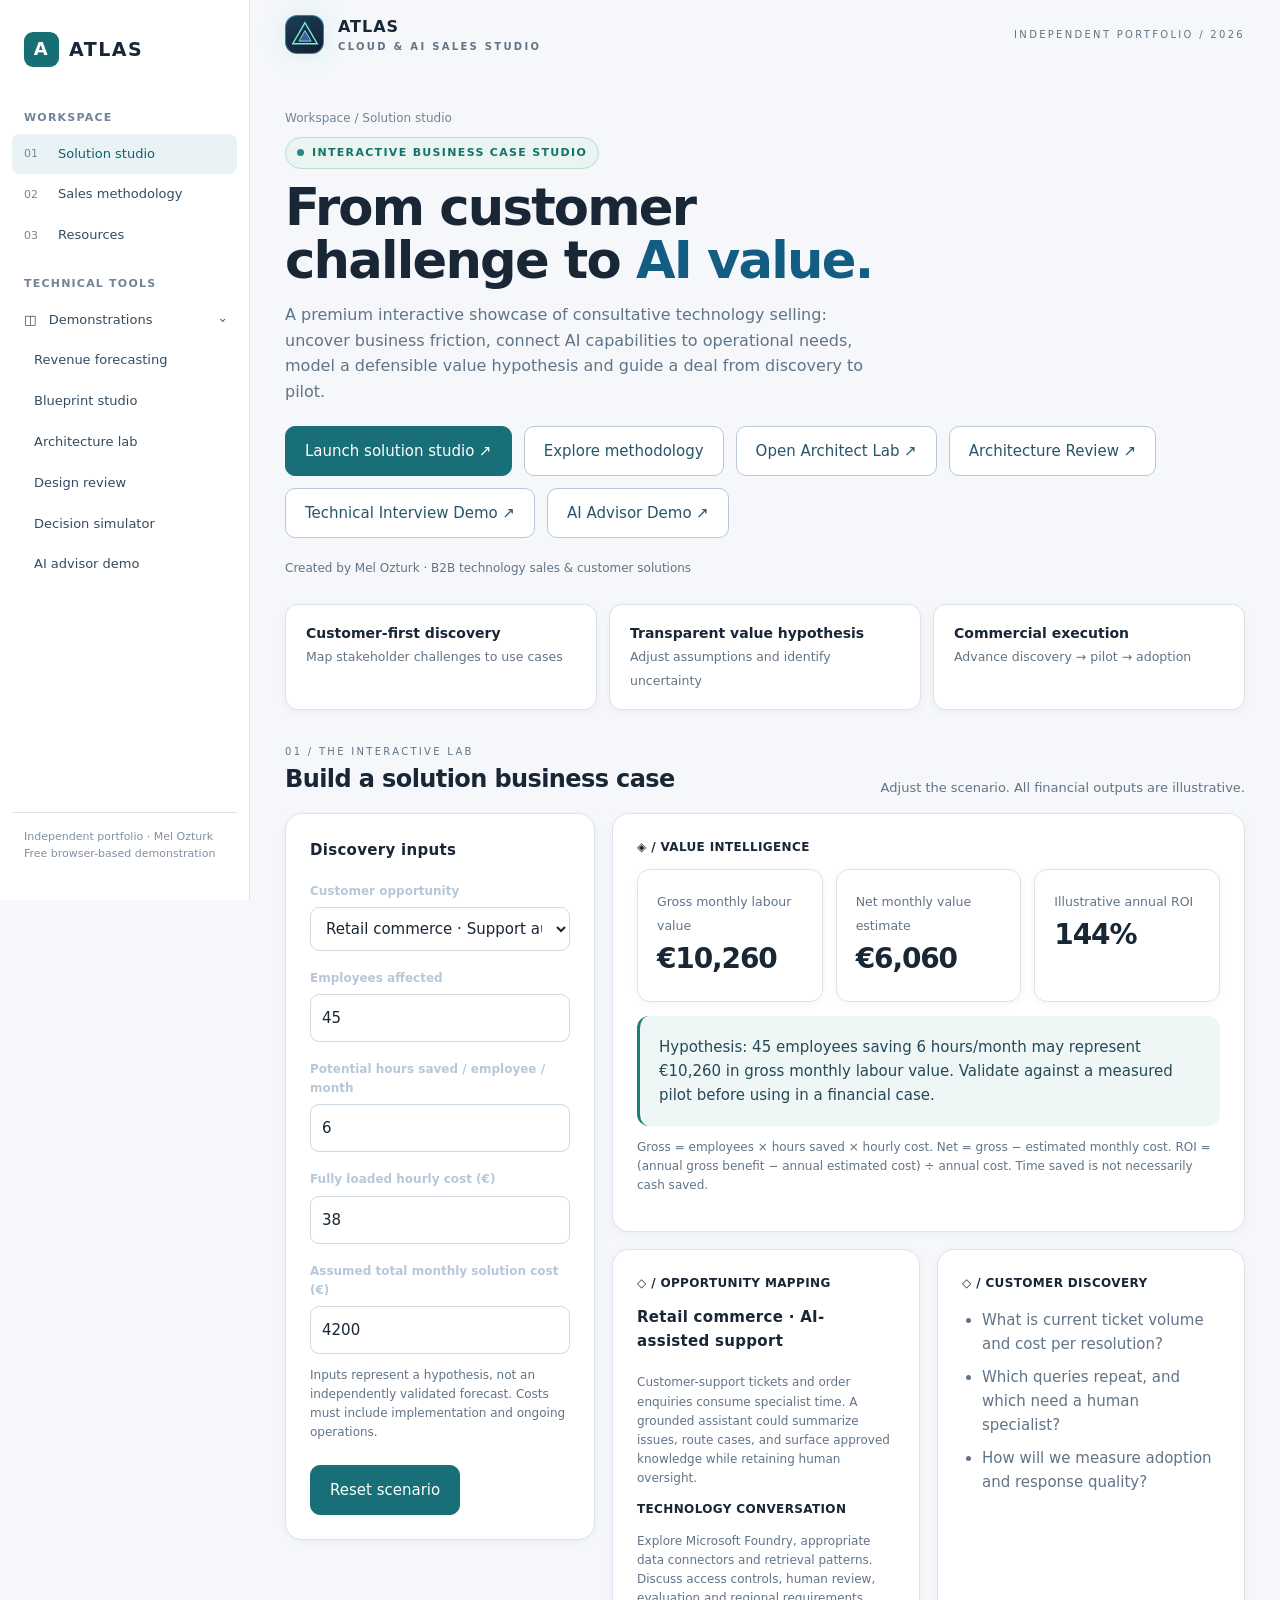
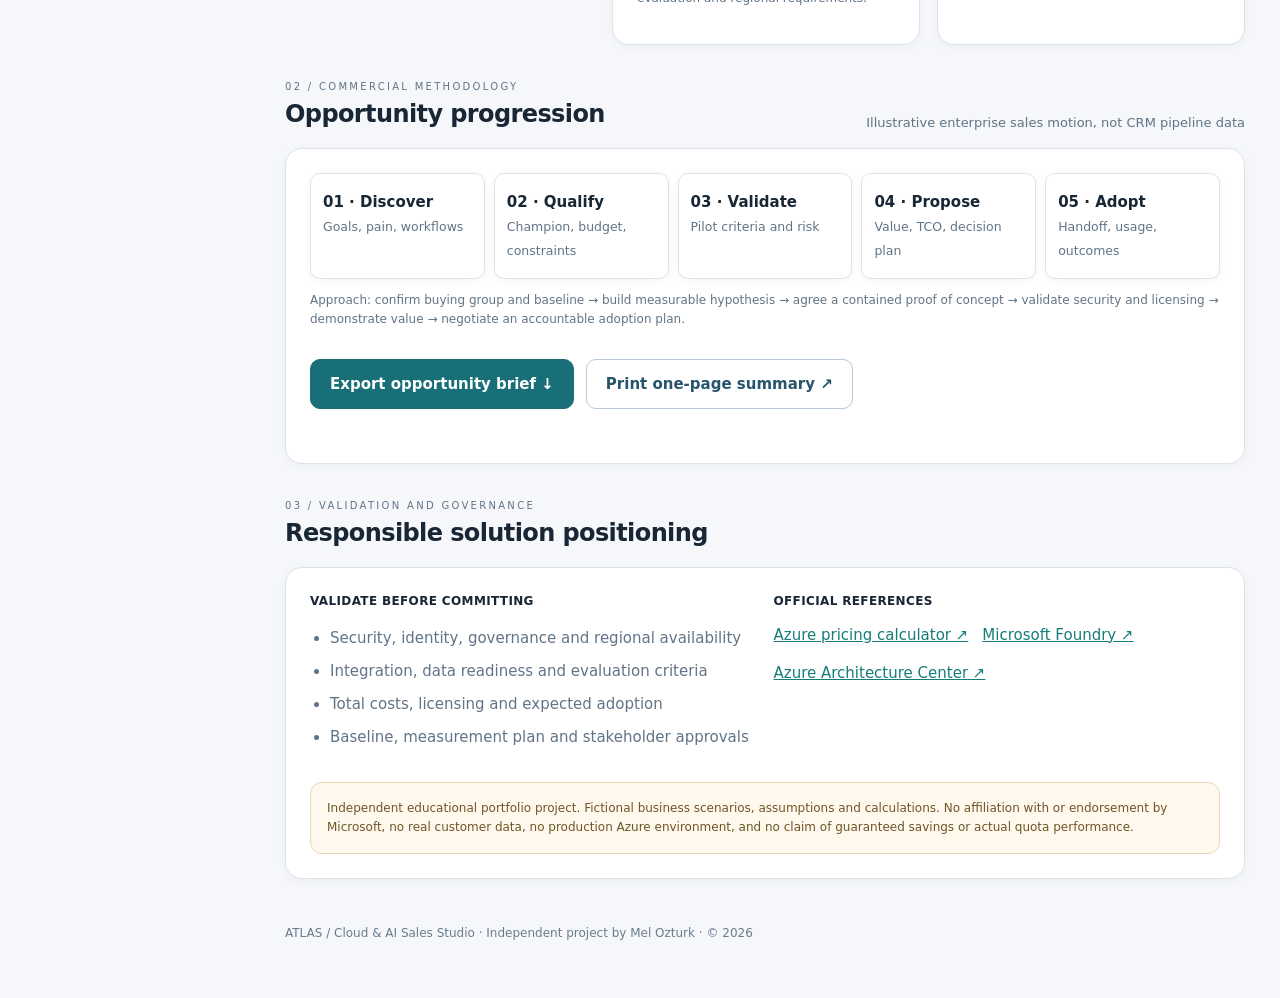
<file: index.html>
<!DOCTYPE html>
<html lang="en"><head><meta charset="UTF-8"><meta name="viewport" content="width=device-width,initial-scale=1"><meta name="theme-color" content="#080e1d"><meta name="description" content="ATLAS — independent Cloud & AI solution sales portfolio by Mel Ozturk. Interactive discovery, value modelling and proposal lab."><title>ATLAS / Cloud & AI Sales Studio — Mel Ozturk</title>
<style>
:root{--bg:#070c16;--panel:#101a2b;--panel2:#142135;--edge:#25354b;--ink:#eff6ff;--muted:#9badc4;--teal:#58e0c7;--blue:#6c9aff;--amber:#eabb74}*{box-sizing:border-box}html{scroll-behavior:smooth}body{margin:0;color:var(--ink);background:radial-gradient(ellipse 60% 40% at 75% 0%,#173157 0%,transparent 80%),radial-gradient(ellipse 50% 40% at 15% 90%,#112d32 0%,transparent 70%),var(--bg);font:15px/1.6 Inter,ui-sans-serif,system-ui,-apple-system,Segoe UI,sans-serif}a{color:var(--teal)}.shell{max-width:1320px;margin:auto;padding:0 26px}nav{height:78px;border-bottom:1px solid #ffffff14;display:flex;justify-content:space-between;align-items:center;gap:20px}.brand{display:flex;align-items:center;gap:14px;font-size:18px;font-weight:800;letter-spacing:.18em}.mark{width:39px;height:39px;display:grid;place-items:center;border:1px solid #5fc9df88;border-radius:12px;box-shadow:0 0 25px #4abbd52a;background:linear-gradient(150deg,#193f58,#142033)}.mark svg{width:28px}.tiny{font-size:10px;color:var(--muted);text-transform:uppercase;letter-spacing:.23em}.navlinks{display:flex;gap:26px}.navlinks a{text-decoration:none;color:#bfcddd;font-size:13px}.navlinks a:hover{color:var(--teal)}.hero{display:grid;grid-template-columns:minmax(0,1fr) 440px;align-items:center;gap:30px;padding:75px 0 59px}.tag{display:inline-flex;align-items:center;gap:8px;border:1px solid #44c9bb66;background:#1b6e6c25;color:#85efdf;padding:6px 11px;border-radius:30px;font-size:11px;font-weight:750;letter-spacing:.12em}.dot{height:7px;width:7px;background:var(--teal);border-radius:50%;box-shadow:0 0 12px var(--teal)}h1{font-size:clamp(42px,5.4vw,77px);line-height:1.03;letter-spacing:-.055em;margin:20px 0 22px;font-weight:780}h1 span{background:linear-gradient(110deg,#8fffe4,#8bafff);background-clip:text;-webkit-background-clip:text;color:transparent}.lead{color:#b5c4d8;font-size:16px;max-width:590px}.cta{display:flex;gap:12px;flex-wrap:wrap;margin:30px 0}.button{border:1px solid #68ddcd;background:var(--teal);padding:12px 19px;border-radius:10px;color:#08202a;text-decoration:none;font-weight:800;cursor:pointer;font:inherit}.button.secondary{background:transparent;color:#daefff;border-color:#496178}.hero-orbit{height:380px;position:relative;display:grid;place-items:center}.orbit{height:305px;width:305px;border-radius:50%;border:1px solid #71d8e44a;box-shadow:0 0 110px #4182e233,inset 0 0 100px #2269a922;display:grid;place-items:center;position:relative}.orbit:before,.orbit:after{content:"";position:absolute;border:1px dashed #5298b35b;border-radius:50%;inset:25px}.orbit:after{inset:-29px;border-style:solid;border-color:#5bdac51e}.orb-core{width:176px;height:176px;border-radius:50%;background:radial-gradient(circle at 35% 25%,#427fa7,#0c2638 65%,#0a1627);box-shadow:0 0 60px #5df0e766, inset 0 0 28px #79fcf733;display:grid;place-items:center;text-align:center}.orb-core strong{font-size:30px;letter-spacing:.2em}.orb-core small{display:block;color:#aeeadc;font-size:10px;letter-spacing:.2em}.orb-chip{position:absolute;background:#111e31;border:1px solid #42637b;border-radius:9px;padding:8px 12px;font-size:11px;color:#c1e9e8}.one{top:20px;left:-15px}.two{bottom:33px;right:-18px}.three{top:70px;right:-35px}.statline{display:grid;grid-template-columns:repeat(3,1fr);gap:12px;margin:0 0 50px}.stat{padding:17px 20px;background:#14263b7b;border:1px solid #35516b80;border-radius:13px}.stat b{display:block;font-size:14px;color:#e6f7ff}.stat small{color:#94a9bd}.section-title{display:flex;justify-content:space-between;gap:20px;align-items:end;margin:44px 0 17px}.section-title h2{font-size:28px;margin:0;letter-spacing:-.025em}.section-title p{margin:0;color:var(--muted);font-size:13px}.workspace{display:grid;grid-template-columns:340px minmax(0,1fr);gap:17px;align-items:start}.panel{background:linear-gradient(145deg,#142136ee,#0e1828fa);border:1px solid var(--edge);border-radius:17px;padding:24px;box-shadow:0 12px 40px #0003}.panel h3{font-size:15px;letter-spacing:.02em;margin:0 0 20px}.label{display:block;color:#b7c7da;font-size:12px;font-weight:700;margin:18px 0 6px}input,select{width:100%;border:1px solid #354963;background:#0b1729;color:#f4f8ff;padding:11px;border-radius:9px;font:inherit}input:focus,select:focus{outline:2px solid #5ed5cb80}.micro{font-size:12px;color:#9db0c6}.kpis{display:grid;grid-template-columns:repeat(3,1fr);gap:13px}.kpi{border:1px solid #31455f;border-radius:13px;background:#0c1727;padding:19px}.kpi strong{font-size:clamp(20px,2.6vw,28px);display:block;letter-spacing:-.04em;color:#91efdd}.kpi small{color:#a0b3ca}.valuebox{margin-top:14px;padding:19px;border-radius:12px;background:#1a3044;border-left:3px solid #77dacd;color:#d9edff}.innergrid{display:grid;grid-template-columns:1fr 1fr;gap:17px;margin-top:17px}.rowhead{display:flex;align-items:center;gap:10px;color:#9deddc;font-size:12px;font-weight:800;letter-spacing:.11em;text-transform:uppercase;margin-bottom:12px}.list{padding-left:20px;color:#c4d3e6}.list li{margin:9px 0}.pipeline{display:grid;grid-template-columns:repeat(5,1fr);gap:9px}.stage{background:#0e1b2e;border:1px solid #314760;padding:16px 12px;border-radius:10px;min-height:105px}.stage b{display:block;color:#82ead4}.stage small{color:#9aacc1}.links{display:flex;gap:14px;flex-wrap:wrap}.footer{padding:45px 0 55px;color:#8099b1;font-size:12px}.disclaimer{border:1px solid #554b3c;background:#40301b30;color:#dac7ab;border-radius:12px;padding:16px;margin-top:18px;font-size:12px}.no-print{}@media(max-width:990px){.hero{grid-template-columns:1fr}.hero-orbit{height:280px}.orbit{transform:scale(.72)}.workspace{grid-template-columns:1fr}.innergrid{grid-template-columns:1fr}}@media(max-width:680px){.shell{padding:0 15px}.navlinks{display:none}.hero{padding-top:38px}.statline,.kpis{grid-template-columns:1fr}.pipeline{grid-template-columns:1fr 1fr}.section-title{display:block}.panel{padding:17px}h1{font-size:43px}}@media print{body{background:white;color:black}.no-print,.hero-orbit{display:none!important}.panel,.stat,.stage{background:white;color:black;box-shadow:none}.hero{padding:10px 0}.lead,.micro,.list,.section-title p{color:#333}.workspace{display:block}.workspace .panel:first-child{display:none}.innergrid{display:block}.panel{margin-bottom:10px}.kpi strong{color:#064e3b}}

/* ATLAS application shell: restrained professional UI */
:root{--bg:#f5f7fa;--panel:#ffffff;--panel2:#f8fafc;--edge:#dce3eb;--ink:#182635;--muted:#617487;--teal:#157f76;--blue:#3566a4;--amber:#9b6a20;color-scheme:light}body{background:var(--bg);color:var(--ink);font-family:Inter,ui-sans-serif,system-ui,sans-serif}.shell{max-width:none;margin:0 0 0 250px;padding:0 35px}.shell nav{height:70px}.navlinks{display:none}.brand{font-size:16px;letter-spacing:.06em}.tiny{color:var(--muted)}.hero{padding:39px 0 26px;grid-template-columns:1fr}.hero h1{font-size:clamp(36px,4vw,52px);letter-spacing:-.035em;margin:12px 0}.hero h1 span{background:none;color:#145d82;-webkit-text-fill-color:initial}.hero-orbit{display:none}.tag{background:#eaf5f2;border-color:#b9ddd4;color:#137369}.dot{background:#258b7e;box-shadow:none}.lead{color:#607488}.button{background:#186f77;color:#fff;border-color:#186f77}.button.secondary{border-color:#b8c8d7;color:#28556b;background:#fff}.stat,.panel,.stage,.kpi{background:#fff;border:1px solid var(--edge);box-shadow:0 2px 9px #1b35510b}.stat small,.stage small,.kpi small,.micro,.list,.section-title p{color:var(--muted)}.stat b,.stage b,.rowhead,.kpi strong{color:var(--ink)}.rowhead{letter-spacing:.03em}.valuebox{background:#eff7f6;border-left-color:#167f76;color:#254957}input,select{background:#fff;color:var(--ink);border-color:#cdd9e3}.disclaimer{background:#fff9ed;border-color:#e6d7b7;color:#6e5428}a{color:#167d79}.footer{color:#697c8e}.section-title{margin:34px 0 14px}.section-title h2{font-size:24px}.workspace{grid-template-columns:310px minmax(0,1fr)}.app-sidebar{position:fixed;top:0;bottom:0;left:0;width:250px;background:#fff;border-right:1px solid var(--edge);z-index:15;display:flex;flex-direction:column;padding:22px 12px}.side-brand{display:flex;gap:10px;align-items:center;padding:10px 12px 23px;font-weight:800;font-size:19px;letter-spacing:.08em}.brand-symbol{width:35px;height:35px;border-radius:9px;background:#176f76;color:#fff;display:grid;place-items:center;font-size:18px}.side-section{font-size:11px;text-transform:uppercase;letter-spacing:.11em;color:#718396;padding:19px 12px 7px;font-weight:750}.side-link,.side-toggle{display:flex;align-items:center;gap:10px;width:100%;padding:10px 12px;background:transparent;border:0;border-radius:8px;color:#354b60;text-decoration:none;text-align:left;font:inherit;font-size:13px;cursor:pointer}.side-link:hover,.side-toggle:hover,.side-link.active{background:#e9f2f5;color:#155f73}.side-link .num{font-size:11px;color:#718697;min-width:24px}.side-toggle .chev{margin-left:auto;transition:transform .15s}.side-toggle[aria-expanded=true] .chev{transform:rotate(90deg)}.side-sub{padding-left:10px}.side-sub[hidden]{display:none}.side-bottom{margin-top:auto;padding:15px 12px;color:#8090a0;font-size:11px;border-top:1px solid var(--edge)}.app-mobile-bar{display:none}.app-overlay{display:none}.app-menu{display:none}.app-crumb{font-size:12px;color:#718496;margin-bottom:9px}.hero .cta{margin:21px 0}.statline{margin-bottom:24px}.orb-core{display:none}#export,#print{font-weight:700}@media(max-width:1000px){.shell{padding:0 22px}.workspace{grid-template-columns:1fr}}@media(max-width:760px){.app-sidebar{transform:translateX(-100%);transition:transform .2s}.app-sidebar.open{transform:translateX(0)}.shell{margin-left:0;padding:0 16px}.app-mobile-bar{height:54px;background:white;border-bottom:1px solid var(--edge);display:flex;align-items:center;gap:12px;padding:0 15px;position:sticky;top:0;z-index:12}.app-menu{display:block;background:transparent;border:1px solid var(--edge);padding:6px 10px;border-radius:7px;font-size:18px;color:var(--ink)}.app-overlay.open{position:fixed;inset:0;display:block;background:#0b1a2899;z-index:14}.shell nav{display:none}.hero{padding-top:24px}.hero h1{font-size:37px}.statline{grid-template-columns:1fr}.innergrid{grid-template-columns:1fr}}@media print{.app-sidebar,.app-mobile-bar,.app-overlay{display:none!important}.shell{margin:0}.hero-orbit{display:none}.panel,.kpi,.stage,.stat{background:white;color:black}}
</style></head><body><div class="app-mobile-bar"><button class="app-menu" id="menuOpen" aria-label="Open navigation" aria-expanded="false" aria-controls="sideNav">☰</button><strong>ATLAS Workspace</strong></div><div class="app-overlay" id="appOverlay"></div><aside class="app-sidebar" id="sideNav" aria-label="Application navigation"><div class="side-brand"><span class="brand-symbol">A</span><span>ATLAS</span></div><div class="side-section">Workspace</div><a class="side-link active" href="#studio"><span class="num">01</span> Solution studio</a><a class="side-link" href="#playbook"><span class="num">02</span> Sales methodology</a><a class="side-link" href="#resources"><span class="num">03</span> Resources</a><div class="side-section">Technical tools</div><button id="toolToggle" class="side-toggle" aria-expanded="true" aria-controls="toolLinks">◫ &nbsp; Demonstrations <span class="chev">›</span></button><div id="toolLinks" class="side-sub"><a class="side-link" href="./forecast-studio.html">Revenue forecasting</a><a class="side-link" href="./blueprint-studio.html">Blueprint studio</a><a class="side-link" href="./architect-lab.html">Architecture lab</a><a class="side-link" href="./architecture-review.html">Design review</a><a class="side-link" href="./interview-simulator.html">Decision simulator</a><a class="side-link" href="./ai-advisor.html">AI advisor demo</a></div><div class="side-bottom">Independent portfolio · Mel Ozturk<br>Free browser-based demonstration</div></aside><div class="shell"><nav><div class="brand"><div class="mark"><svg viewBox="0 0 32 32" fill="none"><path d="M16 2 30 26H2L16 2Z" stroke="#78f0db" stroke-width="1.6"/><path d="M16 11 23 23H9l7-12Z" fill="#68aaf8" fill-opacity=".45" stroke="#8fe9f4"/></svg></div><div>ATLAS <div class="tiny">Cloud & AI Sales Studio</div></div></div><div class="navlinks"><a href="#studio">Solution studio</a><a href="#playbook">Sales playbook</a><a href="#resources">Resources</a></div><div class="tiny">INDEPENDENT PORTFOLIO / 2026</div></nav>
<section class="hero"><div><div class="app-crumb">Workspace / Solution studio</div><span class="tag"><span class="dot"></span>INTERACTIVE BUSINESS CASE STUDIO</span><h1>From customer<br>challenge to <span>AI value.</span></h1><p class="lead">A premium interactive showcase of consultative technology selling: uncover business friction, connect AI capabilities to operational needs, model a defensible value hypothesis and guide a deal from discovery to pilot.</p><div class="cta"><a class="button" href="#studio">Launch solution studio ↗</a><a class="button secondary" href="#playbook">Explore methodology</a><a class="button secondary" href="./architect-lab.html">Open Architect Lab ↗</a><a class="button secondary" href="./architecture-review.html">Architecture Review ↗</a><a class="button secondary" href="./interview-simulator.html">Technical Interview Demo ↗</a><a class="button secondary" href="./ai-advisor.html">AI Advisor Demo ↗</a></div><div class="micro">Created by Mel Ozturk · B2B technology sales & customer solutions</div></div><div class="hero-orbit" aria-hidden="true"><div class="orbit"><div class="orb-core"><div><strong>ATLAS</strong><small>VALUE INTELLIGENCE</small></div></div><span class="orb-chip one">DISCOVER / 01</span><span class="orb-chip two">MEASURE / 02</span><span class="orb-chip three">POSITION / 03</span></div></div></section>
<div class="statline"><div class="stat"><b>Customer-first discovery</b><small>Map stakeholder challenges to use cases</small></div><div class="stat"><b>Transparent value hypothesis</b><small>Adjust assumptions and identify uncertainty</small></div><div class="stat"><b>Commercial execution</b><small>Advance discovery → pilot → adoption</small></div></div>
<div class="section-title" id="studio"><div><div class="tiny">01 / The interactive lab</div><h2>Build a solution business case</h2></div><p>Adjust the scenario. All financial outputs are illustrative.</p></div>
<div class="workspace"><section class="panel"><h3>Discovery inputs</h3><label class="label" for="scenario">Customer opportunity</label><select id="scenario"><option value="retail">Retail commerce · Support automation</option><option value="services">Professional services · Knowledge workflows</option><option value="ops">Operations · Agent-assisted case triage</option></select><label class="label" for="people">Employees affected</label><input id="people" type="number" min="0" max="100000" value="45"><label class="label" for="hours">Potential hours saved / employee / month</label><input id="hours" type="number" min="0" max="200" step=".5" value="6"><label class="label" for="rate">Fully loaded hourly cost (€)</label><input id="rate" type="number" min="0" value="38"><label class="label" for="cost">Assumed total monthly solution cost (€)</label><input id="cost" type="number" min="0" value="4200"><p class="micro">Inputs represent a hypothesis, not an independently validated forecast. Costs must include implementation and ongoing operations.</p><button class="button" id="reset" style="margin-top:10px">Reset scenario</button></section>
<div><section class="panel"><div class="rowhead">◈ / Value intelligence</div><div class="kpis"><div class="kpi"><small>Gross monthly labour value</small><strong id="gross">—</strong></div><div class="kpi"><small>Net monthly value estimate</small><strong id="net">—</strong></div><div class="kpi"><small>Illustrative annual ROI</small><strong id="roi">—</strong></div></div><div class="valuebox" id="insight" aria-live="polite"></div><p class="micro">Gross = employees × hours saved × hourly cost. Net = gross − estimated monthly cost. ROI = (annual gross benefit − annual estimated cost) ÷ annual cost. Time saved is not necessarily cash saved.</p></section>
<div class="innergrid"><section class="panel"><div class="rowhead">◇ / Opportunity mapping</div><h3 id="scenarioTitle"></h3><p class="micro" id="scenarioText"></p><div class="rowhead">Technology conversation</div><p class="micro" id="technology"></p></section><section class="panel"><div class="rowhead">◇ / Customer discovery</div><ul class="list" id="questions"></ul></section></div></div></div>
<div class="section-title" id="playbook"><div><div class="tiny">02 / Commercial methodology</div><h2>Opportunity progression</h2></div><p>Illustrative enterprise sales motion, not CRM pipeline data</p></div><section class="panel"><div class="pipeline"><div class="stage"><b>01 · Discover</b><small>Goals, pain, workflows</small></div><div class="stage"><b>02 · Qualify</b><small>Champion, budget, constraints</small></div><div class="stage"><b>03 · Validate</b><small>Pilot criteria and risk</small></div><div class="stage"><b>04 · Propose</b><small>Value, TCO, decision plan</small></div><div class="stage"><b>05 · Adopt</b><small>Handoff, usage, outcomes</small></div></div><p class="micro">Approach: confirm buying group and baseline → build measurable hypothesis → agree a contained proof of concept → validate security and licensing → demonstrate value → negotiate an accountable adoption plan.</p><div class="cta no-print"><button id="export" class="button">Export opportunity brief ↓</button><button id="print" class="button secondary">Print one-page summary ↗</button></div></section>
<div class="section-title" id="resources"><div><div class="tiny">03 / Validation and governance</div><h2>Responsible solution positioning</h2></div></div><section class="panel"><div class="innergrid" style="margin-top:0"><div><div class="rowhead">Validate before committing</div><ul class="list"><li>Security, identity, governance and regional availability</li><li>Integration, data readiness and evaluation criteria</li><li>Total costs, licensing and expected adoption</li><li>Baseline, measurement plan and stakeholder approvals</li></ul></div><div><div class="rowhead">Official references</div><div class="links"><a target="_blank" rel="noopener" href="https://azure.microsoft.com/en-us/pricing/calculator/">Azure pricing calculator ↗</a><a target="_blank" rel="noopener" href="https://learn.microsoft.com/en-us/azure/ai-foundry/">Microsoft Foundry ↗</a><a target="_blank" rel="noopener" href="https://learn.microsoft.com/en-us/azure/architecture/">Azure Architecture Center ↗</a></div></div></div><div class="disclaimer">Independent educational portfolio project. Fictional business scenarios, assumptions and calculations. No affiliation with or endorsement by Microsoft, no real customer data, no production Azure environment, and no claim of guaranteed savings or actual quota performance.</div></section><footer class="footer">ATLAS / Cloud & AI Sales Studio · Independent project by Mel Ozturk · © 2026</footer></div>
<script>
const $=id=>document.getElementById(id);const money=n=>new Intl.NumberFormat('en-IE',{style:'currency',currency:'EUR',maximumFractionDigits:0}).format(n);const sc={retail:{name:'Retail commerce · AI-assisted support',description:'Customer-support tickets and order enquiries consume specialist time. A grounded assistant could summarize issues, route cases, and surface approved knowledge while retaining human oversight.',tech:'Explore Microsoft Foundry, appropriate data connectors and retrieval patterns. Discuss access controls, human review, evaluation and regional requirements.',questions:['What is current ticket volume and cost per resolution?','Which queries repeat, and which need a human specialist?','How will we measure adoption and response quality?']},services:{name:'Professional services · Knowledge discovery',description:'Teams spend time finding information across large document collections. A controlled retrieval experience could reduce search friction.',tech:'Explore AI application tooling, Microsoft Foundry and governed data services. Discuss permissions, information boundaries and source citation.',questions:['Where is authoritative knowledge stored?','What access restrictions must the solution respect?','How will answer quality and hours saved be measured?']},ops:{name:'Service operations · Agent-assisted triage',description:'Multiple systems and complex workflows slow case handling. Explore case summarization, guided triage and human-approved next actions.',tech:'Discuss integration with existing case systems, governance, logging and approval workflows before choosing an architecture.',questions:['What is the current case-handling baseline?','Where do escalations or handoffs create delays?','Which actions require mandatory human approval?']}};
function recalc(){let people=Math.max(0,+$('people').value||0),hours=Math.max(0,+$('hours').value||0),rate=Math.max(0,+$('rate').value||0),cost=Math.max(0,+$('cost').value||0),gross=people*hours*rate,net=gross-cost,roi=cost>0?Math.round(100*net/cost):null,d=sc[$('scenario').value];$('gross').textContent=money(gross);$('net').textContent=money(net);$('roi').textContent=roi===null?'N/A':roi+'%';$('insight').textContent='Hypothesis: '+people+' employees saving '+hours+' hours/month may represent '+money(gross)+' in gross monthly labour value. Validate against a measured pilot before using in a financial case.';$('scenarioTitle').textContent=d.name;$('scenarioText').textContent=d.description;$('technology').textContent=d.tech;$('questions').replaceChildren(...d.questions.map(q=>{let li=document.createElement('li');li.textContent=q;return li}));}
['scenario','people','hours','rate','cost'].forEach(id=>$(id).addEventListener('input',recalc));$('reset').onclick=()=>{$('scenario').value='retail';$('people').value=45;$('hours').value=6;$('rate').value=38;$('cost').value=4200;recalc()};$('print').onclick=()=>window.print();$('export').onclick=()=>{let d=sc[$('scenario').value],content=['ATLAS / ILLUSTRATIVE OPPORTUNITY BRIEF','Fictional portfolio scenario — not a real client case','Scenario: '+d.name,'Customer hypothesis: '+d.description,'Potential employees: '+$('people').value,'Monthly hours saved per employee (assumed): '+$('hours').value,'Hourly cost EUR: '+$('rate').value,'Assumed monthly total solution cost EUR: '+$('cost').value,'Gross monthly labour value: '+$('gross').textContent,'Net monthly estimate: '+$('net').textContent,'Illustrative ROI: '+$('roi').textContent,'Discovery questions:',...d.questions.map(x=>' - '+x),'Technology conversation: '+d.tech,'Next step: validate baseline, governance, technical architecture and official pricing.'].join('\n');let a=document.createElement('a'),url=URL.createObjectURL(new Blob([content],{type:'text/plain'}));a.href=url;a.download='ATLAS-opportunity-brief.txt';a.click();setTimeout(()=>URL.revokeObjectURL(url),1000)};recalc();
</script><script>(function(){const sidebar=document.getElementById('sideNav'),overlay=document.getElementById('appOverlay'),open=document.getElementById('menuOpen'),toggle=document.getElementById('toolToggle'),links=document.getElementById('toolLinks');function setOpen(v){sidebar.classList.toggle('open',v);overlay.classList.toggle('open',v);open.setAttribute('aria-expanded',String(v))}open.addEventListener('click',()=>setOpen(!sidebar.classList.contains('open')));overlay.addEventListener('click',()=>setOpen(false));sidebar.querySelectorAll('a').forEach(a=>a.addEventListener('click',()=>setOpen(false)));toggle.addEventListener('click',()=>{const next=toggle.getAttribute('aria-expanded')!=='true';toggle.setAttribute('aria-expanded',String(next));links.hidden=!next});document.addEventListener('keydown',e=>{if(e.key==='Escape')setOpen(false)});})();</script></body></html>
</file>
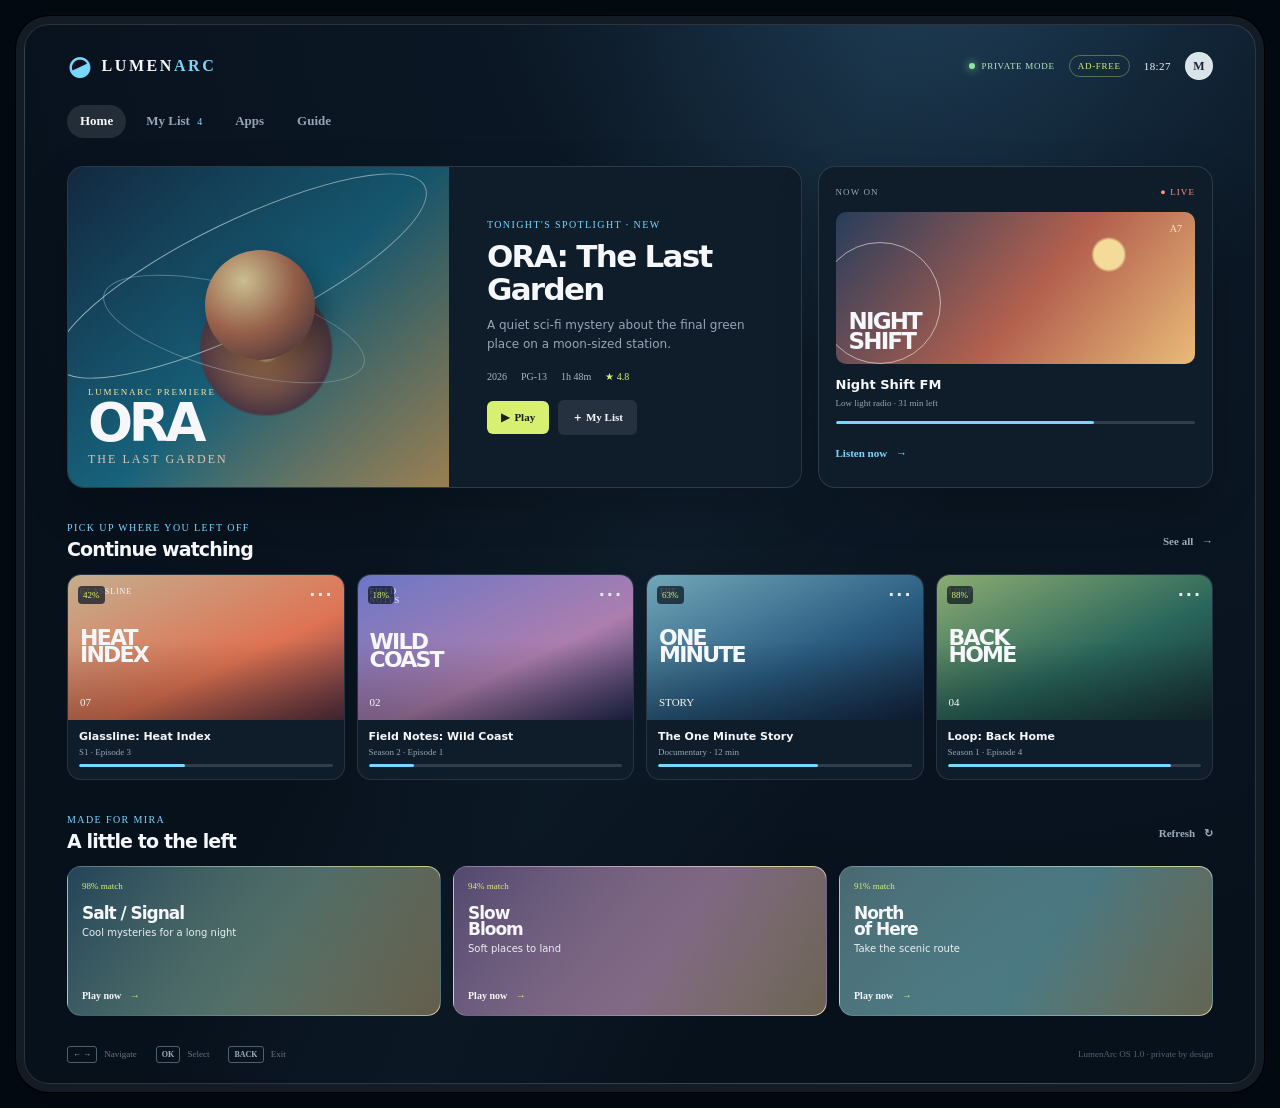
<file: lumenarc/index.html>
<!doctype html>
<html lang="en">
  <head>
    <meta charset="UTF-8" />
    <meta name="viewport" content="width=device-width, initial-scale=1.0" />
    <meta name="theme-color" content="#08111d" />
    <meta http-equiv="Content-Security-Policy" content="default-src 'self'; connect-src 'none'; img-src 'self' data:; script-src 'self'; style-src 'self' 'unsafe-inline'; font-src 'self'; object-src 'none'; frame-src 'none'; base-uri 'none'" />
    <title>LumenArc — Smart TV UI</title>
    <link rel="stylesheet" href="./styles.css" />
    <link rel="stylesheet" href="./privacy-cinematic.css" />
    <link rel="stylesheet" href="./mira.css" />
  </head>
  <body>
    <main class="tv-shell" aria-label="LumenArc smart TV interface">
      <div class="screen-glow" aria-hidden="true"></div>
      <header class="topbar">
        <button class="brand" data-nav="home" aria-label="LumenArc home">
          <span class="brand-mark">◒</span><span>LUMEN<span>ARC</span></span>
        </button>
        <div class="topbar-right">
          <span class="privacy-badge"><i></i> PRIVATE MODE</span>
          <span class="ad-badge">AD-FREE</span>
          <span class="time" id="clock">09:41</span>
          <button class="avatar" aria-label="Open profile">M</button>
        </div>
      </header>

      <nav class="main-nav" aria-label="Main navigation">
        <button class="nav-item is-active" data-nav="home" data-focusable>Home</button>
        <button class="nav-item" data-nav="watchlist" data-focusable>My List <span class="nav-count">4</span></button>
        <button class="nav-item" data-nav="apps" data-focusable>Apps</button>
        <button class="nav-item" data-nav="guide" data-focusable>Guide</button>
      </nav>

      <section class="page is-visible" id="home-page">
        <div class="hero-grid">
          <article class="hero-card" tabindex="0" data-modal="ora">
            <div class="hero-art" aria-hidden="true">
              <span class="orbit orbit-one"></span><span class="orbit orbit-two"></span>
              <span class="planet"></span><span class="hero-kicker">LUMENARC PREMIERE</span>
              <span class="hero-title">ORA</span><span class="hero-subtitle">THE LAST GARDEN</span>
            </div>
            <div class="hero-copy">
              <p class="eyebrow">Tonight's spotlight · New</p>
              <h1>ORA: The Last Garden</h1>
              <p class="muted">A quiet sci-fi mystery about the final green place on a moon-sized station.</p>
              <div class="hero-meta"><span>2026</span><span>PG-13</span><span>1h 48m</span><span class="rating">★ 4.8</span></div>
              <div class="actions"><button class="primary" data-play="ORA: The Last Garden">▶&nbsp; Play</button><button class="secondary" data-modal="ora">＋ My List</button></div>
            </div>
          </article>
          <aside class="signal-card">
            <div class="signal-header"><span>NOW ON</span><span class="live-dot">● LIVE</span></div>
            <div class="now-art"><span class="now-stamp">A7</span><span class="now-name">NIGHT<br/>SHIFT</span></div>
            <div class="now-copy"><strong>Night Shift FM</strong><span>Low light radio · 31 min left</span><div class="progress"><i style="width:72%"></i></div></div>
            <button class="ghost-link" data-play="Night Shift FM">Listen now <span>→</span></button>
          </aside>
        </div>

        <div class="section-heading"><div><p class="eyebrow">PICK UP WHERE YOU LEFT OFF</p><h2>Continue watching</h2></div><button class="text-button">See all <span>→</span></button></div>
        <div class="card-row" id="continue-row">
          <article class="media-card tall card-sand" tabindex="0" data-modal="glassline"><div class="card-top"><span class="tiny-chip">42%</span><span class="card-more">···</span></div><div class="card-art word-art"><small>GLASSLINE</small><strong>HEAT<br/>INDEX</strong><em>07</em></div><div class="card-info"><strong>Glassline: Heat Index</strong><span>S1 · Episode 3</span><div class="progress"><i style="width:42%"></i></div></div></article>
          <article class="media-card tall card-violet" tabindex="0" data-modal="fieldnotes"><div class="card-top"><span class="tiny-chip">18%</span><span class="card-more">···</span></div><div class="card-art word-art"><small>FIELD<br/>NOTES</small><strong>WILD<br/>COAST</strong><em>02</em></div><div class="card-info"><strong>Field Notes: Wild Coast</strong><span>Season 2 · Episode 1</span><div class="progress"><i style="width:18%"></i></div></div></article>
          <article class="media-card tall card-blue" tabindex="0" data-modal="minute"><div class="card-top"><span class="tiny-chip">63%</span><span class="card-more">···</span></div><div class="card-art word-art"><small>THE</small><strong>ONE<br/>MINUTE</strong><em>STORY</em></div><div class="card-info"><strong>The One Minute Story</strong><span>Documentary · 12 min</span><div class="progress"><i style="width:63%"></i></div></div></article>
          <article class="media-card tall card-green" tabindex="0" data-modal="loop"><div class="card-top"><span class="tiny-chip">88%</span><span class="card-more">···</span></div><div class="card-art word-art"><small>LOOP</small><strong>BACK<br/>HOME</strong><em>04</em></div><div class="card-info"><strong>Loop: Back Home</strong><span>Season 1 · Episode 4</span><div class="progress"><i style="width:88%"></i></div></div></article>
        </div>

        <div class="section-heading recommendation-heading"><div><p class="eyebrow">MADE FOR MIRA</p><h2>A little to the left</h2></div><button class="text-button">Refresh <span>↻</span></button></div>
        <div class="recommend-row">
          <article class="recommend-card rec-one" tabindex="0" data-modal="salt"><span class="rec-label">98% match</span><strong>Salt / Signal</strong><span>Cool mysteries for a long night</span><button data-play="Salt / Signal">Play now <b>→</b></button></article>
          <article class="recommend-card rec-two" tabindex="0" data-modal="slow"><span class="rec-label">94% match</span><strong>Slow<br/>Bloom</strong><span>Soft places to land</span><button data-play="Slow Bloom">Play now <b>→</b></button></article>
          <article class="recommend-card rec-three" tabindex="0" data-modal="north"> <span class="rec-label">91% match</span><strong>North<br/>of Here</strong><span>Take the scenic route</span><button data-play="North of Here">Play now <b>→</b></button></article>
        </div>
      </section>

      <section class="page" id="watchlist-page">
        <div class="page-intro"><p class="eyebrow">YOUR COLLECTION</p><h1>My List</h1><p>Four things saved for later, ready when you are.</p></div>
        <div class="library-grid">
          <article class="library-card library-sun" data-modal="ora"><div><span>FEATURED</span><strong>ORA</strong><small>The Last Garden</small></div><button data-play="ORA: The Last Garden">Play</button></article>
          <article class="library-card library-night" data-modal="fieldnotes"><div><span>DOCU-SERIES</span><strong>WILD COAST</strong><small>Field Notes · S2</small></div><button data-play="Field Notes: Wild Coast">Play</button></article>
          <article class="library-card library-lilac" data-modal="slow"><div><span>FILM</span><strong>SLOW BLOOM</strong><small>A quiet little wonder</small></div><button data-play="Slow Bloom">Play</button></article>
          <article class="library-card library-ink" data-modal="loop"><div><span>SERIES</span><strong>LOOP</strong><small>Back Home · S1</small></div><button data-play="Loop: Back Home">Play</button></article>
        </div>
      </section>

      <section class="page" id="apps-page">
        <div class="page-intro"><p class="eyebrow">SMART HUB</p><h1>Apps</h1><p>Everything your LumenArc can open, in one calm place.</p></div>
        <div class="app-grid">
          <button class="app-tile app-mira" data-app="Mira"><span>✦</span><strong>Mira</strong><small>Films & series</small></button>
          <button class="app-tile app-tune" data-app="Tune"><span>◉</span><strong>Tune</strong><small>Radio & podcasts</small></button>
          <button class="app-tile app-arcade" data-app="Arcade"><span>✣</span><strong>Arcade</strong><small>Play together</small></button>
          <button class="app-tile app-weather" data-app="Skyline"><span>☼</span><strong>Skyline</strong><small>Weather & radar</small></button>
          <button class="app-tile app-gallery" data-app="Gallery"><span>▧</span><strong>Gallery</strong><small>Your photos</small></button>
          <button class="app-tile app-settings" data-app="Privacy"><span>◌</span><strong>Privacy</strong><small>Local only · no ads</small></button>
        </div>
      </section>

      <section class="page mira-page" id="mira-page">
        <div class="mira-topline"><button class="back-button" data-nav="apps">← All apps</button><span class="mira-private">MIRA · PRIVATE STREAMING HUB</span></div>
        <div class="mira-heading"><div><p class="eyebrow">MIRA ORIGINALS</p><h1>Find your next somewhere.</h1><p>Original films, quiet obsessions, and stories with somewhere to go.</p></div><label class="mira-search"><span>⌕</span><input id="mira-search" type="search" placeholder="Search Mira" aria-label="Search Mira" /></label></div>
        <div class="mira-feature" data-modal="stillwater" tabindex="0"><div class="mira-feature-art"><span>NEW FILM</span><strong>STILL /<br/>WATER</strong><small>A film by Anya Vale</small></div><div class="mira-feature-copy"><p class="eyebrow">MIRA PREMIERE · 98% MATCH</p><h2>Still / Water</h2><p>A cartographer returns to the coast she left behind and finds a map that should not exist.</p><div class="hero-meta"><span>2026</span><span>16+</span><span>1h 42m</span><span class="rating">★ 4.9</span></div><div class="actions"><button class="primary" data-play="Still / Water">▶&nbsp; Play</button><button class="secondary" data-modal="stillwater">＋ My List</button></div></div></div>
        <div class="mira-controls"><button class="mira-filter is-active" data-filter="all">For you</button><button class="mira-filter" data-filter="film">Films</button><button class="mira-filter" data-filter="series">Series</button><button class="mira-filter" data-filter="documentary">Documentary</button></div>
        <div class="section-heading"><div><p class="eyebrow">YOUR EVENING LINEUP</p><h2>Continue watching</h2></div><button class="text-button">See all <span>→</span></button></div>
        <div class="mira-row" id="mira-row">
          <article class="mira-card mira-card-amber" data-title="The Relay" data-genre="series" data-modal="relay" tabindex="0"><div class="mira-poster"><small>THE</small><strong>RELAY</strong><em>03</em></div><div class="mira-card-copy"><strong>The Relay</strong><span>S1 · Episode 3</span><div class="progress"><i style="width:61%"></i></div></div></article>
          <article class="mira-card mira-card-lilac" data-title="Opal House" data-genre="film" data-modal="opal" tabindex="0"><div class="mira-poster"><small>OPAL</small><strong>HOUSE</strong><em>FILM</em></div><div class="mira-card-copy"><strong>Opal House</strong><span>Film · 1h 37m</span><div class="progress"><i style="width:28%"></i></div></div></article>
          <article class="mira-card mira-card-sage" data-title="Terra Incognita" data-genre="documentary" data-modal="terra" tabindex="0"><div class="mira-poster"><small>TERRA</small><strong>INCOG-<br/>NITA</strong><em>04</em></div><div class="mira-card-copy"><strong>Terra Incognita</strong><span>Documentary · S1</span><div class="progress"><i style="width:84%"></i></div></div></article>
          <article class="mira-card mira-card-blue" data-title="After Night" data-genre="series" data-modal="after" tabindex="0"><div class="mira-poster"><small>AFTER</small><strong>NIGHT</strong><em>06</em></div><div class="mira-card-copy"><strong>After Night</strong><span>S2 · Episode 6</span><div class="progress"><i style="width:13%"></i></div></div></article>
        </div>
        <div class="section-heading"><div><p class="eyebrow">BECAUSE YOU WATCHED ORA</p><h2>Make room for strange</h2></div><button class="text-button">Refresh <span>↻</span></button></div>
        <div class="mira-row mira-discovery"><article class="mira-wide mira-wide-one" data-modal="night" tabindex="0"><span>91% match</span><strong>Night<br/>Archive</strong><small>Soft sci-fi for a late hour</small><button data-play="Night Archive">Play now →</button></article><article class="mira-wide mira-wide-two" data-modal="bluehour" tabindex="0"><span>89% match</span><strong>Blue<br/>Hour</strong><small>A little mystery, a lot of sky</small><button data-play="Blue Hour">Play now →</button></article><article class="mira-wide mira-wide-three" data-modal="signal" tabindex="0"><span>87% match</span><strong>Signal<br/>Loss</strong><small>Do not adjust the picture</small><button data-play="Signal Loss">Play now →</button></article></div>
      </section>

      <section class="page" id="guide-page">
        <div class="page-intro"><p class="eyebrow">LINEAR VIEW</p><h1>Tonight's guide</h1><p>A simple channel guide for the hours ahead.</p></div>
        <div class="guide-list">
          <button class="guide-row is-on" data-play="Night Shift FM"><span class="guide-time">NOW</span><span class="guide-art guide-a">A7</span><span class="guide-info"><strong>Night Shift FM</strong><small>Low light radio · ambient / 24h</small></span><span class="guide-status">● LIVE</span><span class="guide-arrow">→</span></button>
          <button class="guide-row" data-play="The Long Light"><span class="guide-time">10:15</span><span class="guide-art guide-b">LL</span><span class="guide-info"><strong>The Long Light</strong><small>Travel / documentary · 45 min</small></span><span class="guide-status">UP NEXT</span><span class="guide-arrow">→</span></button>
          <button class="guide-row" data-play="Good Company"><span class="guide-time">11:00</span><span class="guide-art guide-c">GC</span><span class="guide-info"><strong>Good Company</strong><small>Food / people · 30 min</small></span><span class="guide-status">LATER</span><span class="guide-arrow">→</span></button>
          <button class="guide-row" data-play="Afterimage"><span class="guide-time">11:30</span><span class="guide-art guide-d">AI</span><span class="guide-info"><strong>Afterimage</strong><small>Film / nocturne · 1h 52m</small></span><span class="guide-status">LATER</span><span class="guide-arrow">→</span></button>
        </div>
      </section>

      <footer class="remote-hint"><span><b>← →</b> Navigate</span><span><b>OK</b> Select</span><span><b>BACK</b> Exit</span><span class="model-note">LumenArc OS 1.0 · private by design</span></footer>
    </main>

    <div class="toast" id="toast" role="status" aria-live="polite"></div>
    <dialog class="detail-dialog" id="detail-dialog"><button class="dialog-close" aria-label="Close">×</button><div class="dialog-art" id="dialog-art"></div><div class="dialog-content"><p class="eyebrow" id="dialog-kicker">FEATURED</p><h2 id="dialog-title">ORA: The Last Garden</h2><p id="dialog-description">A quiet sci-fi mystery about the final green place on a moon-sized station.</p><div class="hero-meta"><span>2026</span><span>PG-13</span><span>1h 48m</span><span class="rating">★ 4.8</span></div><button class="primary" id="dialog-play">▶&nbsp; Play now</button></div></dialog>
    <script src="./app.js"></script>
  </body>
</html>
</file>
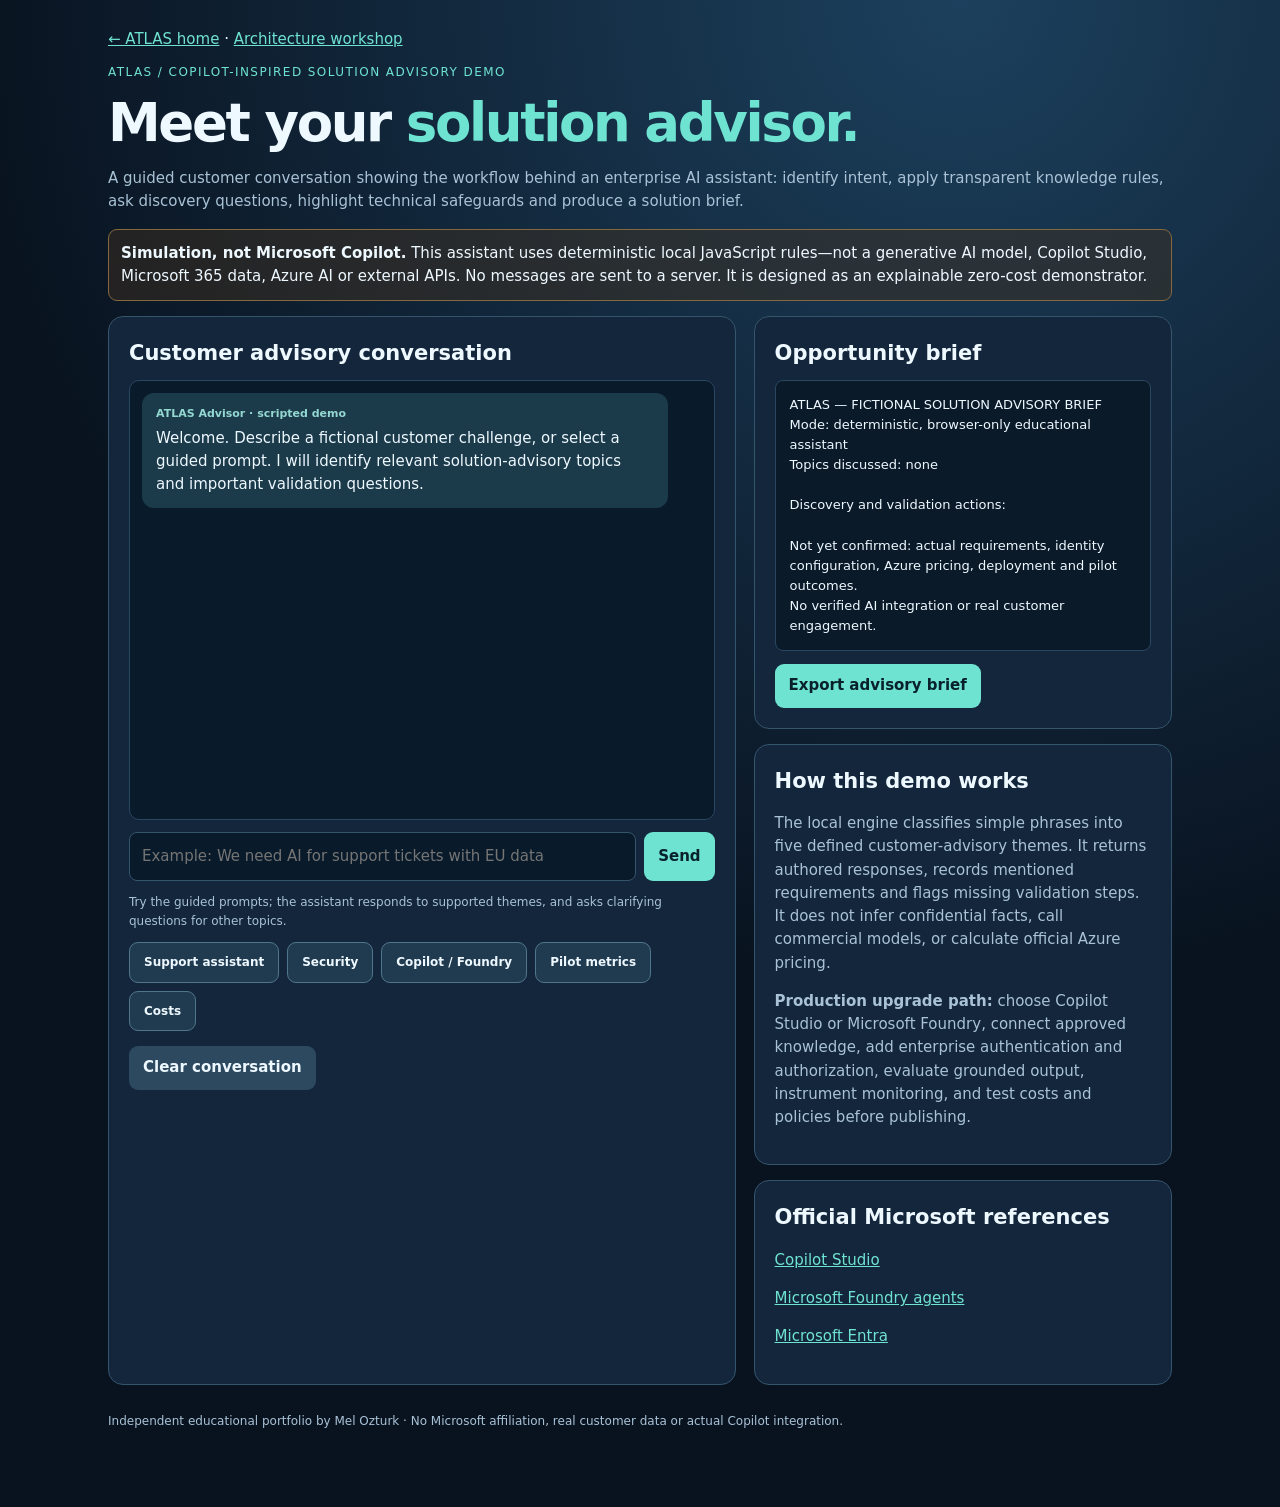
<file: ai-advisor.html>
<!doctype html><html lang="en"><head><meta charset="utf-8"><meta name="viewport" content="width=device-width,initial-scale=1"><title>ATLAS | AI Advisor Demo</title><style>
:root{color-scheme:dark;--bg:#091320;--panel:#13263b;--line:#35556c;--ink:#eef8ff;--muted:#a9c2d6;--a:#6fe3d2}*{box-sizing:border-box}body{margin:0;background:radial-gradient(circle at 75% 0%,#1c405d,transparent 55%),var(--bg);font:15px/1.55 system-ui;color:var(--ink)}main{max-width:1100px;margin:auto;padding:28px 18px 65px}a{color:var(--a)}h1{font-size:clamp(32px,5vw,53px);letter-spacing:-.045em;line-height:1.1;margin:12px 0}h2{font-size:21px;margin:0 0 10px}p{color:var(--muted)}.tag{color:var(--a);font-size:12px;letter-spacing:.12em;text-transform:uppercase}.layout{display:grid;grid-template-columns:1.5fr 1fr;gap:18px}.panel{border:1px solid var(--line);background:var(--panel);padding:20px;border-radius:15px;margin:15px 0}.chat{height:440px;overflow:auto;display:flex;flex-direction:column;gap:12px;padding:12px;background:#091a2a;border-radius:10px;border:1px solid #294760}.bubble{max-width:94%;border-radius:12px;padding:12px 14px;white-space:pre-wrap;line-height:1.55}.assistant{background:#1b3a4a;align-self:flex-start}.user{background:#233d60;align-self:flex-end}.role{font-size:11px;font-weight:700;color:#94d8d2;margin-bottom:5px}.entry{display:flex;gap:8px;margin-top:12px}input{min-width:0;flex:1;border:1px solid var(--line);border-radius:8px;padding:12px;background:#091a2a;color:var(--ink);font:inherit}button{border:0;border-radius:9px;background:var(--a);color:#08212a;font:inherit;font-weight:700;cursor:pointer;padding:10px 14px}button.secondary{background:#2d4960;color:var(--ink)}.chips{display:flex;flex-wrap:wrap;gap:8px}.chips button{background:#203b50;color:var(--ink);font-size:12px;border:1px solid #50768b}.note{border:1px solid #85683e;padding:12px;border-radius:9px;background:#41301e77}.output{white-space:pre-wrap;font-size:13px;background:#0a1a29;padding:14px;border:1px solid #294760;border-radius:8px;min-height:130px}.small{font-size:12px;color:var(--muted)}@media(max-width:850px){.layout{grid-template-columns:1fr}}@media print{body{background:white;color:black}.entry,.chips,button{display:none}.panel,.output{background:white;color:black}}</style></head><body><main>
<a href="./index.html">← ATLAS home</a> · <a href="./architect-lab.html">Architecture workshop</a>
<p class="tag">ATLAS / Copilot-inspired solution advisory demo</p><h1>Meet your <span style="color:var(--a)">solution advisor.</span></h1>
<p>A guided customer conversation showing the workflow behind an enterprise AI assistant: identify intent, apply transparent knowledge rules, ask discovery questions, highlight technical safeguards and produce a solution brief.</p>
<div class="note"><strong>Simulation, not Microsoft Copilot.</strong> This assistant uses deterministic local JavaScript rules—not a generative AI model, Copilot Studio, Microsoft 365 data, Azure AI or external APIs. No messages are sent to a server. It is designed as an explainable zero-cost demonstrator.</div>
<div class="layout"><section class="panel"><h2>Customer advisory conversation</h2><div class="chat" id="chat" aria-live="polite" aria-label="Conversation transcript"></div>
<form class="entry" id="form"><input id="message" maxlength="700" placeholder="Example: We need AI for support tickets with EU data" aria-label="Your question" required><button type="submit">Send</button></form>
<p class="small">Try the guided prompts; the assistant responds to supported themes, and asks clarifying questions for other topics.</p>
<div class="chips"><button data-query="We want an AI assistant for customer support tickets">Support assistant</button><button data-query="What about identity security and sensitive customer data?">Security</button><button data-query="Can we use Microsoft Copilot Studio or Foundry?">Copilot / Foundry</button><button data-query="What should a proof of concept measure?">Pilot metrics</button><button data-query="How do we estimate the Azure costs?">Costs</button></div>
<button class="secondary" id="clear" style="margin-top:15px">Clear conversation</button>
</section><aside><section class="panel"><h2>Opportunity brief</h2><div id="brief" class="output" aria-live="polite">Start a conversation to build a fictional opportunity brief.</div><button id="export" style="margin-top:13px">Export advisory brief</button></section>
<section class="panel"><h2>How this demo works</h2><p>The local engine classifies simple phrases into five defined customer-advisory themes. It returns authored responses, records mentioned requirements and flags missing validation steps. It does not infer confidential facts, call commercial models, or calculate official Azure pricing.</p><p><strong>Production upgrade path:</strong> choose Copilot Studio or Microsoft Foundry, connect approved knowledge, add enterprise authentication and authorization, evaluate grounded output, instrument monitoring, and test costs and policies before publishing.</p></section>
<section class="panel"><h2>Official Microsoft references</h2><p><a href="https://learn.microsoft.com/en-us/microsoft-copilot-studio/" target="_blank" rel="noopener">Copilot Studio</a></p><p><a href="https://learn.microsoft.com/en-us/azure/ai-foundry/agents/overview" target="_blank" rel="noopener">Microsoft Foundry agents</a></p><p><a href="https://learn.microsoft.com/en-us/entra/" target="_blank" rel="noopener">Microsoft Entra</a></p></section></aside></div>
<p class="small">Independent educational portfolio by Mel Ozturk · No Microsoft affiliation, real customer data or actual Copilot integration.</p></main><script>
'use strict';
const $=id=>document.getElementById(id),transcript=[],topics=new Set();
const definitions=[
{key:'security',words:/security|privacy|identity|permission|restricted|sensitive|personal|gdpr|entra|residen|eu data/i,text:'Security and governance come first. Identify data classification, user roles and regional requirements; check Microsoft Entra-based identity, least privilege, source-level retrieval permissions, audit logging and retention. A prompt alone is never an authorization boundary.\n\nWhat categories of data would this assistant access, and who is authorized to see each category?',follow:'Confirm data protection and geographic processing with the security owner.'},
{key:'platform',words:/copilot|foundry|agent|microsoft 365|power platform/i,text:'Microsoft Copilot Studio is worth evaluating for building conversational agents and workflows with approved knowledge and connectors. Microsoft Foundry is another option for developer-focused AI agents and managed model/tool orchestration. Product selection depends on integration, identity, licensing, data location, evaluation and operational constraints.\n\nWould this serve employees in Microsoft 365 or customers through your own application?',follow:'Compare platform fit, licensing, knowledge connectors and governance using Microsoft documentation.'},
{key:'cost',words:/cost|price|budget|roi|save|licen|spend/i,text:'I would build an illustrative total-cost model: setup and integration, subscriptions/licensing, model inference, storage, networking, monitoring, human review, ongoing support and adoption. Model best/base/worst-case usage and validate real prices with the Azure Pricing Calculator.\n\nWhat is the expected request volume and who owns the business-value baseline?',follow:'Validate official SKUs, region, demand and a measured savings baseline.'},
{key:'pilot',words:/pilot|poc|proof|measure|success|metric|deploy|rollout|test/i,text:'Start with a limited proof of concept using approved non-sensitive data. Define baseline handling time, grounded-answer accuracy, unsafe response rate, adoption and cost per useful outcome. Require human review and rollback criteria.\n\nWho approves the pilot and what measurable threshold would justify expansion?',follow:'Agree business sponsor, risk owner, pilot acceptance criteria and go/no-go date.'},
{key:'support',words:/support|ticket|refund|order|helpdesk|customer|knowledge|document|workflow/i,text:'A sensible starting hypothesis is an AI-assisted support workflow: retrieve approved knowledge, draft a cited answer, summarize the case and hand uncertain outcomes to a person. I would not promise an autonomous production bot before reviewing data and access controls.\n\nHow many requests arrive per month, what types repeat, and what is the current resolution baseline?',follow:'Capture business goals, ticket volume, source systems and escalation requirements.'}
];
function add(role,message){const wrapper=document.createElement('div');wrapper.className='bubble '+(role==='User'?'user':'assistant');const r=document.createElement('div');r.className='role';r.textContent=role;const t=document.createElement('div');t.textContent=message;wrapper.append(r,t);$('chat').append(wrapper);$('chat').scrollTop=$('chat').scrollHeight;transcript.push({role,message});}
function reply(q){const matched=definitions.filter(d=>d.words.test(q));if(!matched.length)return 'I can help with discovery, support automation, security, Microsoft Copilot Studio vs Foundry, pilot design and cost planning. Which area should we investigate? I cannot answer arbitrary questions as a generative model.';matched.forEach(d=>topics.add(d.key));return matched.slice(0,2).map(d=>d.text).join('\n\n---\n\n');}
function brief(){const lines=['ATLAS — FICTIONAL SOLUTION ADVISORY BRIEF','Mode: deterministic, browser-only educational assistant','Topics discussed: '+([...topics].join(', ')||'none'),'','Discovery and validation actions:',...definitions.filter(d=>topics.has(d.key)).map(d=>'- '+d.follow),'','Not yet confirmed: actual requirements, identity configuration, Azure pricing, deployment and pilot outcomes.','No verified AI integration or real customer engagement.'];$('brief').textContent=lines.join('\n');return lines.join('\n')}
function submit(q){q=q.trim().slice(0,700);if(!q)return;add('User',q);add('ATLAS Advisor · scripted demo',reply(q));brief();}
$('form').onsubmit=e=>{e.preventDefault();submit($('message').value);$('message').value='';$('message').focus()};
document.querySelectorAll('[data-query]').forEach(b=>b.onclick=()=>submit(b.dataset.query));
$('clear').onclick=()=>{$('chat').replaceChildren();transcript.length=0;topics.clear();add('ATLAS Advisor · scripted demo','Welcome. Describe a fictional customer challenge, or select a guided prompt. I will identify relevant solution-advisory topics and important validation questions.');brief()};
$('export').onclick=()=>{const content=brief()+'\n\nConversation:\n'+transcript.map(x=>x.role+': '+x.message).join('\n\n');const u=URL.createObjectURL(new Blob([content],{type:'text/plain;charset=utf-8'})),a=document.createElement('a');a.href=u;a.download='ATLAS-copilot-style-advisory-brief.txt';a.click();setTimeout(()=>URL.revokeObjectURL(u),1000)};
$('clear').click();
</script></body></html>
</file>
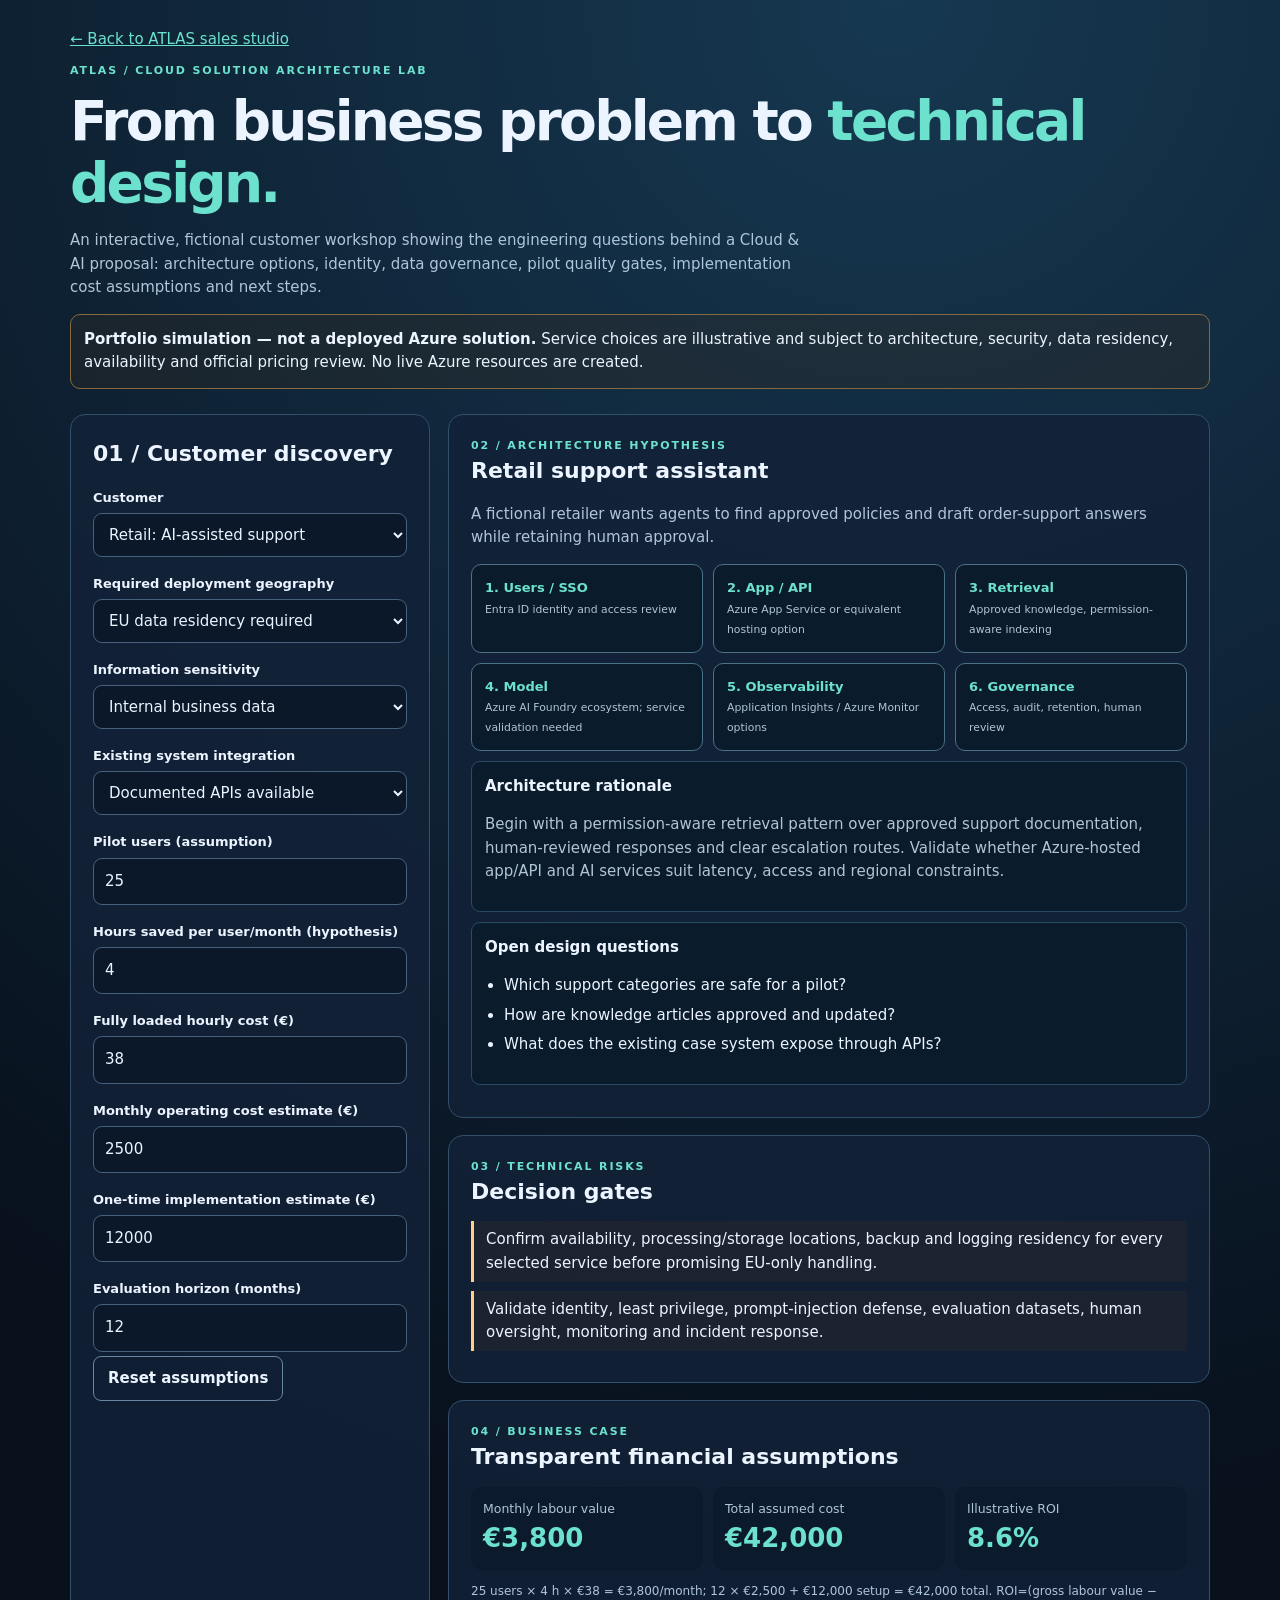
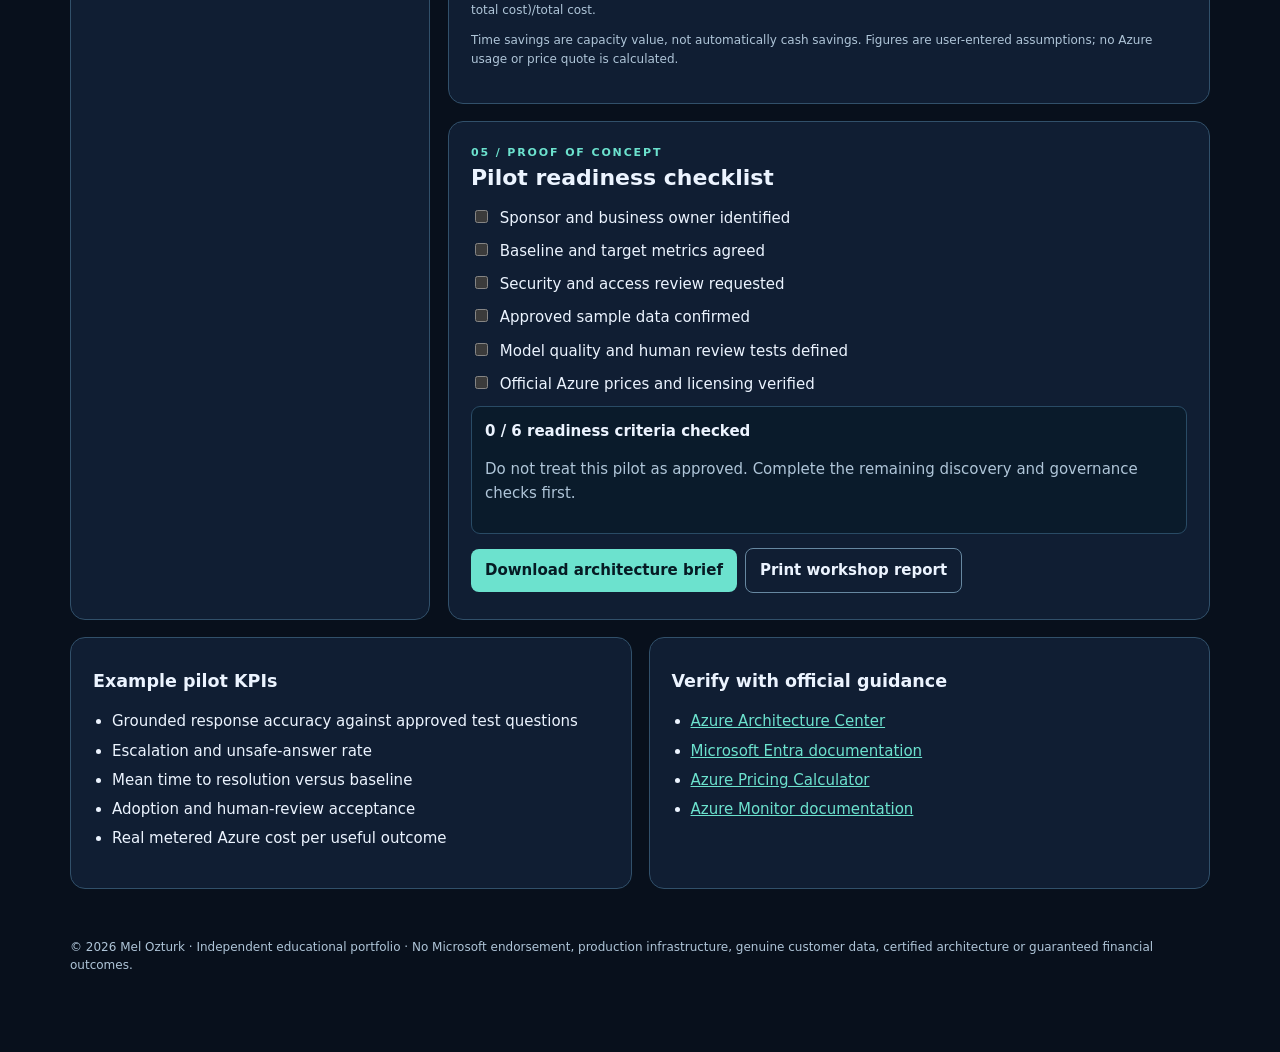
<file: architect-lab.html>
<!doctype html>
<html lang="en"><head><meta charset="utf-8"><meta name="viewport" content="width=device-width,initial-scale=1">
<title>ATLAS Architect Lab | Microsoft Cloud & AI Scenario</title>
<style>
:root{color-scheme:dark;--bg:#08101c;--card:#122238;--border:#31506a;--text:#ecf4ff;--muted:#afc5d8;--teal:#6ce2ce;--warn:#ffcf84}*{box-sizing:border-box}
body{margin:0;background:radial-gradient(circle at 70% 0%,#163851,transparent 55%),var(--bg);font:15px/1.55 system-ui,sans-serif;color:var(--text)}
main{max-width:1180px;margin:auto;padding:28px 20px 65px}a{color:var(--teal)}h1{font-size:clamp(32px,5vw,55px);letter-spacing:-.05em;line-height:1.12;margin:12px 0}h2{margin:0 0 12px;font-size:22px}h3{margin:8px 0}p{color:var(--muted)}.eyebrow{letter-spacing:.17em;text-transform:uppercase;color:var(--teal);font-size:11px;font-weight:700}.intro{max-width:740px}.layout{display:grid;grid-template-columns:360px 1fr;gap:18px;margin-top:25px}.panel{background:#122238d9;border:1px solid var(--border);padding:22px;border-radius:15px;margin-bottom:17px}.controls label{display:block;margin:17px 0 5px;font-weight:650;font-size:13px}select,input{width:100%;padding:11px;border-radius:9px;background:#0a182a;border:1px solid #47617c;color:var(--text);font:inherit}input[type=checkbox]{width:auto;accent-color:#5ee5d1}button{font:inherit;border-radius:8px;padding:10px 14px;background:var(--teal);color:#061b24;font-weight:750;border:0;cursor:pointer;margin:4px 8px 4px 0}button.secondary{background:transparent;color:var(--text);border:1px solid #6788a1}.pill{border:1px solid #527885;border-radius:40px;padding:4px 9px;font-size:12px;color:#9fe6db}.steps{display:grid;grid-template-columns:repeat(3,minmax(0,1fr));gap:10px}.node{background:#0a1b2b;border:1px solid #4b7186;padding:13px;border-radius:10px;font-size:13px}.node strong{display:block;color:var(--teal)}.node small{color:var(--muted)}.readout{font-size:26px;font-weight:750;color:var(--teal)}.grid{display:grid;grid-template-columns:1fr 1fr;gap:17px}.risk{border-left:3px solid var(--warn);padding:7px 12px;background:#432f223d;margin:9px 0}.check{display:block;margin:10px 0;color:var(--text)}.check input{margin-right:7px}.muted{font-size:12px;color:var(--muted)}.box{padding:13px;background:#0a1b2b;border:1px solid #294b65;border-radius:9px;margin:10px 0}.metrics{display:grid;grid-template-columns:repeat(3,1fr);gap:10px}.metrics>div{background:#0b1b2d;padding:12px;border-radius:10px}.metrics small{display:block;color:var(--muted)}ul{padding-left:19px}li{margin:6px 0}.notice{border:1px solid #866b40;background:#362c204d;padding:13px;border-radius:10px}.footer{font-size:12px;margin-top:32px;color:var(--muted)}@media(max-width:830px){.layout,.grid{grid-template-columns:1fr}.steps{grid-template-columns:1fr 1fr}}@media(max-width:520px){.steps,.metrics{grid-template-columns:1fr}}@media print{body{background:white;color:black}.panel,.node,.box,.metrics>div{background:white;color:black;border-color:#888}p,.muted,small{color:#444!important}.controls,button,.footer{display:none}.layout,.grid{display:block}.panel{break-inside:avoid}main{padding:10px}}
</style></head><body><main>
<a href="./index.html">← Back to ATLAS sales studio</a><p class="eyebrow">ATLAS / Cloud Solution Architecture Lab</p>
<h1>From business problem to <span style="color:var(--teal)">technical design.</span></h1>
<p class="intro">An interactive, fictional customer workshop showing the engineering questions behind a Cloud & AI proposal: architecture options, identity, data governance, pilot quality gates, implementation cost assumptions and next steps.</p>
<div class="notice"><strong>Portfolio simulation — not a deployed Azure solution.</strong> Service choices are illustrative and subject to architecture, security, data residency, availability and official pricing review. No live Azure resources are created.</div>
<div class="layout">
<section class="panel controls">
<h2>01 / Customer discovery</h2>
<label for="scenario">Customer</label><select id="scenario"><option value="retail">Retail: AI-assisted support</option><option value="knowledge">Consultancy: knowledge search</option><option value="triage">Operations: case triage</option></select>
<label for="region">Required deployment geography</label><select id="region"><option value="eu">EU data residency required</option><option value="global">Location flexible</option></select>
<label for="sensitivity">Information sensitivity</label><select id="sensitivity"><option value="internal">Internal business data</option><option value="personal">Personal/customer data</option><option value="restricted">Highly restricted data</option></select>
<label for="integration">Existing system integration</label><select id="integration"><option value="api">Documented APIs available</option><option value="manual">Manual exports only</option><option value="unknown">Not yet established</option></select>
<label for="users">Pilot users (assumption)</label><input id="users" type="number" min="1" max="10000" value="25">
<label for="hours">Hours saved per user/month (hypothesis)</label><input id="hours" type="number" min="0" max="160" step=".5" value="4">
<label for="rate">Fully loaded hourly cost (€)</label><input id="rate" type="number" min="0" max="1000" value="38">
<label for="monthly">Monthly operating cost estimate (€)</label><input id="monthly" type="number" min="0" max="10000000" value="2500">
<label for="setup">One-time implementation estimate (€)</label><input id="setup" type="number" min="0" max="10000000" value="12000">
<label for="months">Evaluation horizon (months)</label><input id="months" type="number" min="1" max="60" value="12">
<button id="reset" class="secondary">Reset assumptions</button>
</section>
<div>
<section class="panel"><div class="eyebrow">02 / Architecture hypothesis</div><h2 id="caseTitle"></h2><p id="caseContext"></p>
<div class="steps" role="img" aria-label="Conceptual solution architecture from user to monitoring">
<div class="node"><strong>1. Users / SSO</strong><small>Entra ID identity and access review</small></div>
<div class="node"><strong>2. App / API</strong><small>Azure App Service or equivalent hosting option</small></div>
<div class="node"><strong>3. Retrieval</strong><small>Approved knowledge, permission-aware indexing</small></div>
<div class="node"><strong>4. Model</strong><small>Azure AI Foundry ecosystem; service validation needed</small></div>
<div class="node"><strong>5. Observability</strong><small>Application Insights / Azure Monitor options</small></div>
<div class="node"><strong>6. Governance</strong><small>Access, audit, retention, human review</small></div></div>
<div class="box"><strong>Architecture rationale</strong><p id="architecture"></p></div>
<div class="box"><strong>Open design questions</strong><ul id="questions"></ul></div></section>
<section class="panel"><div class="eyebrow">03 / Technical risks</div><h2>Decision gates</h2><div id="risks" aria-live="polite"></div></section>
<section class="panel"><div class="eyebrow">04 / Business case</div><h2>Transparent financial assumptions</h2><div class="metrics"><div><small>Monthly labour value</small><div class="readout" id="benefit">—</div></div><div><small>Total assumed cost</small><div class="readout" id="total">—</div></div><div><small>Illustrative ROI</small><div class="readout" id="roi">—</div></div></div><p class="muted" id="math"></p><p class="muted">Time savings are capacity value, not automatically cash savings. Figures are user-entered assumptions; no Azure usage or price quote is calculated.</p></section>
<section class="panel"><div class="eyebrow">05 / Proof of concept</div><h2>Pilot readiness checklist</h2>
<label class="check"><input type="checkbox" class="gate" value="Sponsor and business owner identified"> Sponsor and business owner identified</label>
<label class="check"><input type="checkbox" class="gate" value="Baseline and target metrics agreed"> Baseline and target metrics agreed</label>
<label class="check"><input type="checkbox" class="gate" value="Security and access review requested"> Security and access review requested</label>
<label class="check"><input type="checkbox" class="gate" value="Approved sample data confirmed"> Approved sample data confirmed</label>
<label class="check"><input type="checkbox" class="gate" value="Model quality and human review tests defined"> Model quality and human review tests defined</label>
<label class="check"><input type="checkbox" class="gate" value="Official Azure prices and licensing verified"> Official Azure prices and licensing verified</label>
<div class="box"><strong id="gateCount">0 / 6 gates considered</strong><p id="recommendation"></p></div>
<button id="download">Download architecture brief</button><button id="print" class="secondary">Print workshop report</button>
</section></div></div>
<div class="grid"><section class="panel"><h3>Example pilot KPIs</h3><ul><li>Grounded response accuracy against approved test questions</li><li>Escalation and unsafe-answer rate</li><li>Mean time to resolution versus baseline</li><li>Adoption and human-review acceptance</li><li>Real metered Azure cost per useful outcome</li></ul></section>
<section class="panel"><h3>Verify with official guidance</h3><ul><li><a href="https://learn.microsoft.com/en-us/azure/architecture/" target="_blank" rel="noopener">Azure Architecture Center</a></li><li><a href="https://learn.microsoft.com/en-us/entra/" target="_blank" rel="noopener">Microsoft Entra documentation</a></li><li><a href="https://azure.microsoft.com/en-us/pricing/calculator/" target="_blank" rel="noopener">Azure Pricing Calculator</a></li><li><a href="https://learn.microsoft.com/en-us/azure/azure-monitor/" target="_blank" rel="noopener">Azure Monitor documentation</a></li></ul></section></div>
<p class="footer">© 2026 Mel Ozturk · Independent educational portfolio · No Microsoft endorsement, production infrastructure, genuine customer data, certified architecture or guaranteed financial outcomes.</p></main>
<script>
'use strict';
const $=id=>document.getElementById(id);
const scenarios={
retail:{title:'Retail support assistant',context:'A fictional retailer wants agents to find approved policies and draft order-support answers while retaining human approval.',architecture:'Begin with a permission-aware retrieval pattern over approved support documentation, human-reviewed responses and clear escalation routes. Validate whether Azure-hosted app/API and AI services suit latency, access and regional constraints.',questions:['Which support categories are safe for a pilot?','How are knowledge articles approved and updated?','What does the existing case system expose through APIs?']},
knowledge:{title:'Professional-services knowledge assistant',context:'A fictional consultancy wants employees to find authoritative internal documents without bypassing document permissions.',architecture:'Keep source-level authorization and document lifecycle central to the design. Assess identity propagation, indexing freshness, citation quality, and whether a retrieval approach meets data policies.',questions:['Where is the source of truth?','Can users see only content they are authorized for?','What is the expected document freshness?']},
triage:{title:'Operations case triage assistant',context:'A fictional operations team wants summaries and routing suggestions for incoming cases, not autonomous high-risk decisions.',architecture:'Use a human-in-the-loop pattern with case-system integration, audit logging, error handling, and restrictions on automated actions. Validate feasibility before selecting hosted compute and AI components.',questions:['Which actions must remain human-approved?','What are the case-system integration limits?','What incident response and rollback process is needed?']}
};
const defaults={scenario:'retail',region:'eu',sensitivity:'internal',integration:'api',users:25,hours:4,rate:38,monthly:2500,setup:12000,months:12};
const money=n=>new Intl.NumberFormat('en-IE',{style:'currency',currency:'EUR',maximumFractionDigits:0}).format(n);
const val=id=>Number.isFinite(+$ (id).value)?Math.max(0,+$(id).value):0;
function render(){
 const s=scenarios[$('scenario').value];$('caseTitle').textContent=s.title;$('caseContext').textContent=s.context;$('architecture').textContent=s.architecture;
 $('questions').replaceChildren(...s.questions.map(q=>{let li=document.createElement('li');li.textContent=q;return li}));
 const risks=[];
 if($('region').value==='eu')risks.push('Confirm availability, processing/storage locations, backup and logging residency for every selected service before promising EU-only handling.');
 if($('sensitivity').value==='personal')risks.push('Perform privacy assessment, data minimization, retention and access-control design before using customer data.');
 if($('sensitivity').value==='restricted')risks.push('Restricted information: halt any real-data pilot pending organizational security approval and verified service suitability.');
 if($('integration').value==='manual')risks.push('Manual exports create stale-data and access risks; plan ingestion validation and ownership.');
 if($('integration').value==='unknown')risks.push('Integration feasibility is unknown. Complete API/data discovery before claiming an implementable architecture.');
 risks.push('Validate identity, least privilege, prompt-injection defense, evaluation datasets, human oversight, monitoring and incident response.');
 $('risks').replaceChildren(...risks.map(r=>{let x=document.createElement('div');x.className='risk';x.textContent=r;return x}));
 let users=Math.min(10000,val('users')),hours=Math.min(160,val('hours')),rate=Math.min(1000,val('rate')),monthly=Math.min(10000000,val('monthly')),setup=Math.min(10000000,val('setup')),months=Math.max(1,Math.min(60,val('months')));
 let benefit=users*hours*rate,total=monthly*months+setup,gross=benefit*months,roi=total>0?100*(gross-total)/total:null;
 $('benefit').textContent=money(benefit);$('total').textContent=money(total);$('roi').textContent=roi===null?'N/A':roi.toFixed(1)+'%';
 $('math').textContent=users+' users × '+hours+' h × '+money(rate)+' = '+money(benefit)+'/month; '+months+' × '+money(monthly)+' + '+money(setup)+' setup = '+money(total)+' total. ROI=(gross labour value − total cost)/total cost.';
 const checked=[...document.querySelectorAll('.gate:checked')].map(x=>x.value);$('gateCount').textContent=checked.length+' / 6 readiness criteria checked';
 $('recommendation').textContent=checked.length===6?'Workshop checklist complete (self-attested). Independent validation, architecture review and approvals remain necessary.':'Do not treat this pilot as approved. Complete the remaining discovery and governance checks first.';
}
document.querySelectorAll('select,input').forEach(x=>x.addEventListener('input',render));
$('reset').onclick=()=>{Object.entries(defaults).forEach(([k,v])=>$(k).value=v);document.querySelectorAll('.gate').forEach(x=>x.checked=false);render()};
$('print').onclick=()=>window.print();
$('download').onclick=()=>{const s=scenarios[$('scenario').value];const checked=[...document.querySelectorAll('.gate:checked')].map(x=>x.value);const report=[
'ATLAS / FICTIONAL CLOUD SOLUTION ARCHITECTURE WORKSHOP',
'Independent educational simulation. No deployed Azure resources or validated estimates.',
'Scenario: '+s.title,'Context: '+s.context,'Conceptual design: '+s.architecture,
'Geography: '+$('region').selectedOptions[0].text,'Data: '+$('sensitivity').selectedOptions[0].text,'Integration: '+$('integration').selectedOptions[0].text,
'Architecture questions:',...s.questions.map(x=>'- '+x),
'Technical risks:',...[...document.querySelectorAll('.risk')].map(x=>'- '+x.textContent),
'Financial assumptions:','Monthly labour value: '+$('benefit').textContent,'Total assumed cost: '+$('total').textContent,'Illustrative ROI: '+$('roi').textContent,'Formula: '+$('math').textContent,
'Self-attested pilot checks:',...checked.map(x=>'- '+x),
'Next step: verify architecture, data governance, pricing, service availability and pilot outcomes with appropriate specialists.'
].join('\n');const a=document.createElement('a');const url=URL.createObjectURL(new Blob([report],{type:'text/plain;charset=utf-8'}));a.href=url;a.download='ATLAS-architecture-workshop.txt';a.click();setTimeout(()=>URL.revokeObjectURL(url),1000)};
render();
</script></body></html>
</file>
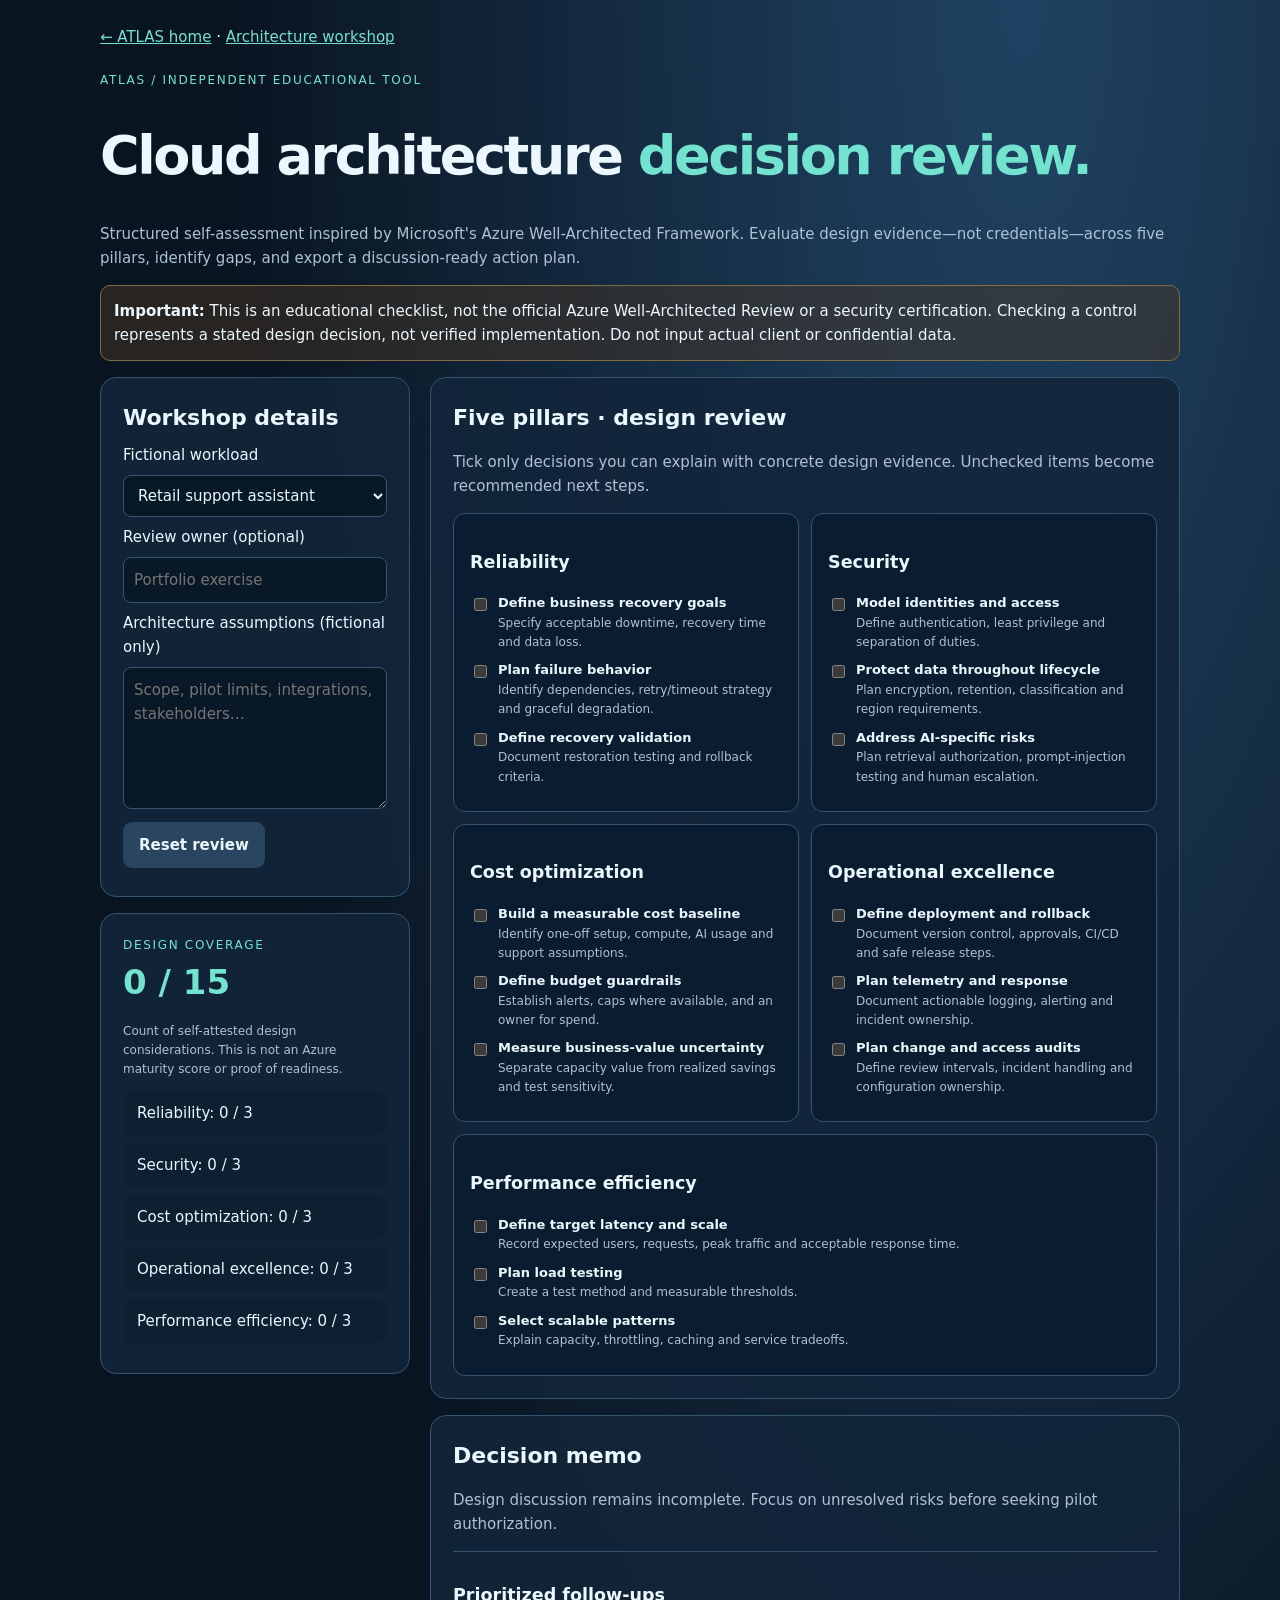
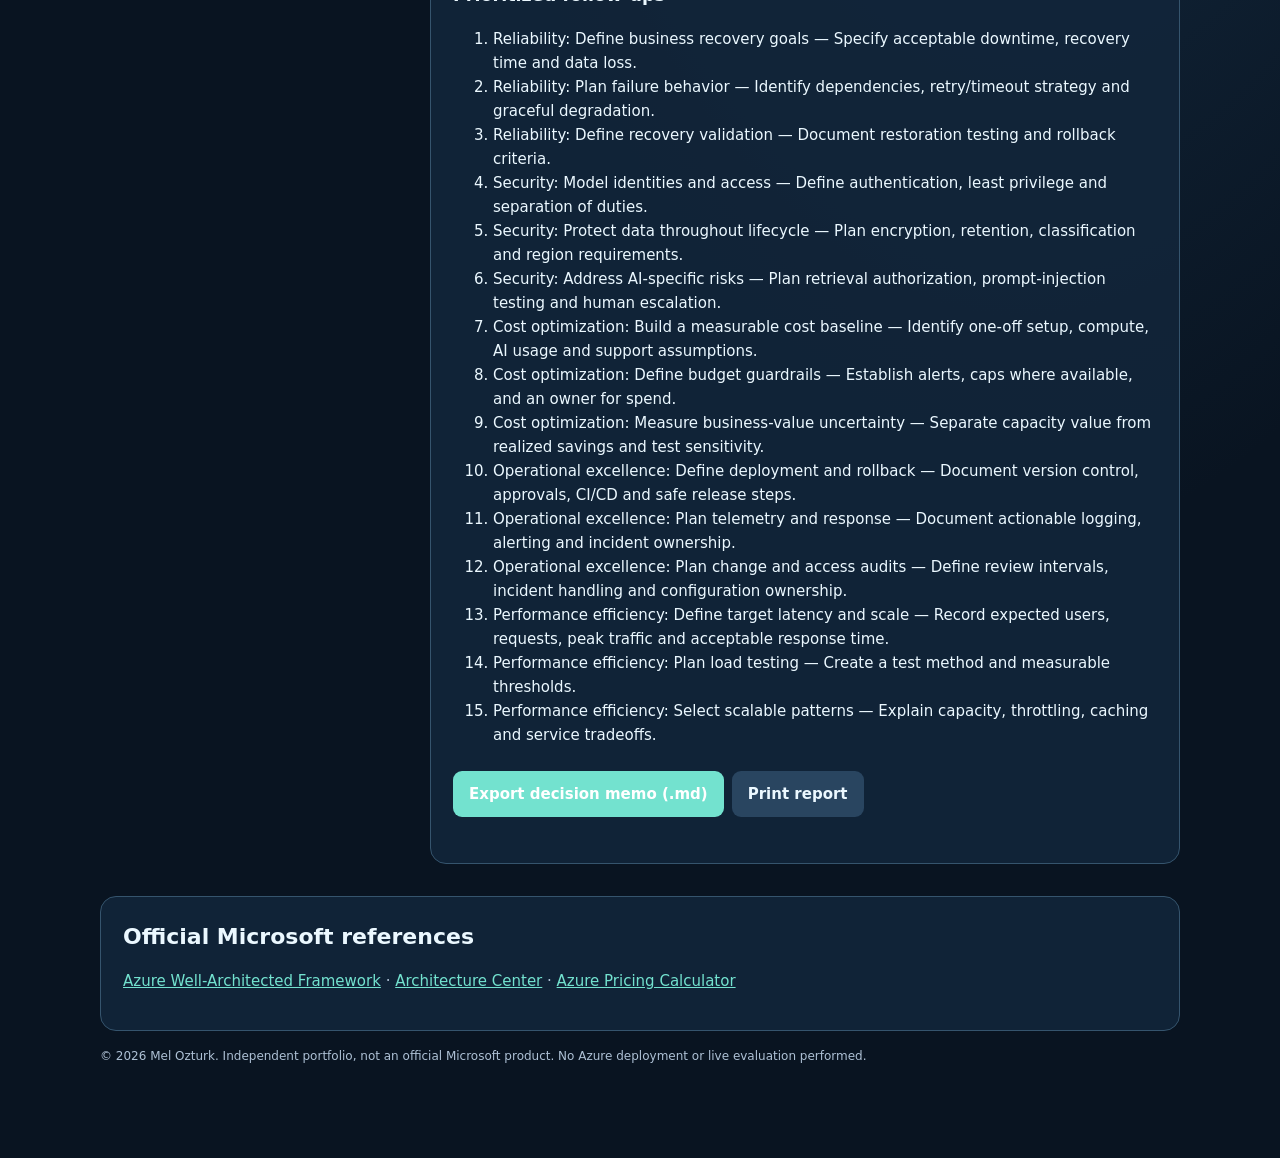
<file: architecture-review.html>
<!doctype html><html lang="en"><head><meta charset="utf-8"><meta name="viewport" content="width=device-width,initial-scale=1"><title>ATLAS | Architecture Review</title><style>
:root{color-scheme:dark;--bg:#091421;--card:#12263a;--edge:#35546d;--ink:#ebf8ff;--muted:#aec1d5;--accent:#73e2cf}*{box-sizing:border-box}body{background:radial-gradient(ellipse at 80% 0%,#204363,transparent 55%),var(--bg);margin:0;font:15px/1.6 system-ui;color:var(--ink)}main{max-width:1120px;margin:auto;padding:25px 20px 80px}a{color:var(--accent)}h1{font-size:clamp(32px,5vw,54px);line-height:1.1;letter-spacing:-.045em}h2{font-size:22px;margin:0 0 8px}p{color:var(--muted)}.tag{font-size:12px;letter-spacing:.14em;text-transform:uppercase;color:var(--accent)}.layout{display:grid;grid-template-columns:310px 1fr;gap:20px}.panel{border:1px solid var(--edge);background:#12263adc;padding:22px;border-radius:16px;margin:16px 0}.pillars{display:grid;grid-template-columns:repeat(2,minmax(0,1fr));gap:12px}.pillar{padding:16px;border:1px solid var(--edge);background:#0a1c2f;border-radius:12px}.pillar:last-child{grid-column:1/-1}select,input,textarea{font:inherit;accent-color:var(--accent)}textarea,select,input[type=text]{width:100%;border:1px solid var(--edge);border-radius:8px;background:#081827;padding:10px;color:var(--ink)}label{display:block;margin:8px 0}.criterion{display:flex;align-items:flex-start;gap:8px;font-size:13px}.criterion input{margin-top:5px}.warning{background:#49372377;padding:13px;border:1px solid #816c44;border-radius:10px}.metric{font-size:34px;font-weight:800;color:var(--accent)}.small{font-size:12px;color:var(--muted)}button{background:var(--accent);border:0;border-radius:9px;padding:11px 16px;font:inherit;font-weight:700;cursor:pointer;margin:6px 8px 6px 0}button.secondary{background:#294560;color:var(--ink)}.breakdown{padding:10px 14px;background:#0c2031;border-radius:9px;margin:8px 0}.result{border-top:1px solid var(--edge);margin-top:14px;padding-top:12px}.actions{margin:18px 0}@media(max-width:830px){.layout,.pillars{grid-template-columns:1fr}.pillar:last-child{grid-column:auto}}@media print{body{background:white;color:black}.panel,.pillar{background:white;color:black}.actions,button{display:none}p,.small{color:#444}.layout{display:block}}</style></head><body><main>
<a href="./index.html">← ATLAS home</a> · <a href="./architect-lab.html">Architecture workshop</a>
<div class="tag" style="margin-top:22px">ATLAS / Independent educational tool</div>
<h1>Cloud architecture <span style="color:var(--accent)">decision review.</span></h1>
<p>Structured self-assessment inspired by Microsoft's Azure Well-Architected Framework. Evaluate design evidence—not credentials—across five pillars, identify gaps, and export a discussion-ready action plan.</p>
<div class="warning"><strong>Important:</strong> This is an educational checklist, not the official Azure Well-Architected Review or a security certification. Checking a control represents a stated design decision, not verified implementation. Do not input actual client or confidential data.</div>
<div class="layout"><aside><section class="panel"><h2>Workshop details</h2><label for="scenario">Fictional workload</label><select id="scenario"><option>Retail support assistant</option><option>Internal knowledge retrieval</option><option>Operations triage assistant</option></select><label for="owner">Review owner (optional)</label><input id="owner" type="text" placeholder="Portfolio exercise"><label for="notes">Architecture assumptions (fictional only)</label><textarea id="notes" rows="5" maxlength="1200" placeholder="Scope, pilot limits, integrations, stakeholders…"></textarea><button id="reset" class="secondary">Reset review</button></section>
<section class="panel"><div class="tag">Design coverage</div><div class="metric" id="score">0 / 15</div><p class="small">Count of self-attested design considerations. This is not an Azure maturity score or proof of readiness.</p><div id="breakdown"></div></section></aside>
<div><section class="panel"><h2>Five pillars · design review</h2><p>Tick only decisions you can explain with concrete design evidence. Unchecked items become recommended next steps.</p><div class="pillars" id="pillars"></div></section>
<section class="panel"><h2>Decision memo</h2><div id="summary"></div><div class="result"><h3>Prioritized follow-ups</h3><ol id="todo"></ol></div><div class="actions"><button id="export">Export decision memo (.md)</button><button id="print" class="secondary">Print report</button></div></section></div></div>
<section class="panel"><h2>Official Microsoft references</h2><p><a href="https://learn.microsoft.com/en-us/azure/well-architected/" target="_blank" rel="noopener">Azure Well-Architected Framework</a> · <a href="https://learn.microsoft.com/en-us/azure/architecture/" target="_blank" rel="noopener">Architecture Center</a> · <a href="https://azure.microsoft.com/en-us/pricing/calculator/" target="_blank" rel="noopener">Azure Pricing Calculator</a></p></section><p class="small">© 2026 Mel Ozturk. Independent portfolio, not an official Microsoft product. No Azure deployment or live evaluation performed.</p></main>
<script>
'use strict';
const data=[
{name:'Reliability',items:[['Define business recovery goals','Specify acceptable downtime, recovery time and data loss.'],['Plan failure behavior','Identify dependencies, retry/timeout strategy and graceful degradation.'],['Define recovery validation','Document restoration testing and rollback criteria.']]},
{name:'Security',items:[['Model identities and access','Define authentication, least privilege and separation of duties.'],['Protect data throughout lifecycle','Plan encryption, retention, classification and region requirements.'],['Address AI-specific risks','Plan retrieval authorization, prompt-injection testing and human escalation.']]},
{name:'Cost optimization',items:[['Build a measurable cost baseline','Identify one-off setup, compute, AI usage and support assumptions.'],['Define budget guardrails','Establish alerts, caps where available, and an owner for spend.'],['Measure business-value uncertainty','Separate capacity value from realized savings and test sensitivity.']]},
{name:'Operational excellence',items:[['Define deployment and rollback','Document version control, approvals, CI/CD and safe release steps.'],['Plan telemetry and response','Document actionable logging, alerting and incident ownership.'],['Plan change and access audits','Define review intervals, incident handling and configuration ownership.']]},
{name:'Performance efficiency',items:[['Define target latency and scale','Record expected users, requests, peak traffic and acceptable response time.'],['Plan load testing','Create a test method and measurable thresholds.'],['Select scalable patterns','Explain capacity, throttling, caching and service tradeoffs.']]}
];
const $=id=>document.getElementById(id),checks=[];
data.forEach((p,i)=>{let card=document.createElement('div');card.className='pillar';let heading=document.createElement('h3');heading.textContent=p.name;card.append(heading);p.items.forEach((pair,j)=>{let label=document.createElement('label');label.className='criterion';let input=document.createElement('input');input.type='checkbox';input.dataset.pillar=i;input.dataset.index=j;checks.push(input);let span=document.createElement('span');let strong=document.createElement('strong');strong.textContent=pair[0];let small=document.createElement('div');small.className='small';small.textContent=pair[1];span.append(strong,small);label.append(input,span);card.append(label)});$('pillars').append(card)});
function read(){const selected=checks.filter(c=>c.checked);$('score').textContent=selected.length+' / '+checks.length;$('breakdown').replaceChildren(...data.map((p,i)=>{let d=document.createElement('div');d.className='breakdown';d.textContent=p.name+': '+checks.filter(c=>+c.dataset.pillar===i&&c.checked).length+' / 3';return d}));let s=document.createElement('p');s.textContent=selected.length===15?'All design topics have been self-attested. Validate against real evidence and an independent review before any production decision.':'Design discussion remains incomplete. Focus on unresolved risks before seeking pilot authorization.';$('summary').replaceChildren(s);const outstanding=checks.filter(c=>!c.checked);$('todo').replaceChildren(...outstanding.map(c=>{let li=document.createElement('li'),p=data[+c.dataset.pillar];li.textContent=p.name+': '+p.items[+c.dataset.index][0]+' — '+p.items[+c.dataset.index][1];return li}));if(!outstanding.length){let li=document.createElement('li');li.textContent='Obtain independent review, implementation evidence, real test outcomes and approval; this checklist cannot certify readiness.';$('todo').append(li)}}
checks.forEach(c=>c.addEventListener('change',read));
$('reset').onclick=()=>{checks.forEach(c=>c.checked=false);$('scenario').selectedIndex=0;$('owner').value='';$('notes').value='';read()};
$('print').onclick=()=>window.print();
$('export').onclick=()=>{const lines=['# ATLAS — Fictional Architecture Decision Memo','','Independent self-assessment, not an official Microsoft review or certified deployment.','','**Workload:** '+$('scenario').value,'**Owner:** '+($('owner').value||'Not supplied'),'**Assumptions:** '+($('notes').value||'Not supplied'),'','## Design decisions'];data.forEach((p,i)=>{lines.push('','### '+p.name);p.items.forEach((item,j)=>{const c=checks.find(x=>+x.dataset.pillar===i&&+x.dataset.index===j);lines.push('- ['+(c.checked?'x':' ')+'] '+item[0]+' — '+item[1])})});lines.push('','## Follow-up','Validate technical feasibility, architecture choices, security controls, pricing and measurable pilot outcomes before deployment.');const a=document.createElement('a'),u=URL.createObjectURL(new Blob([lines.join('\n')],{type:'text/markdown;charset=utf-8'}));a.href=u;a.download='ATLAS-architecture-decision-memo.md';a.click();setTimeout(()=>URL.revokeObjectURL(u),1000)};
read();
</script></body></html>
</file>
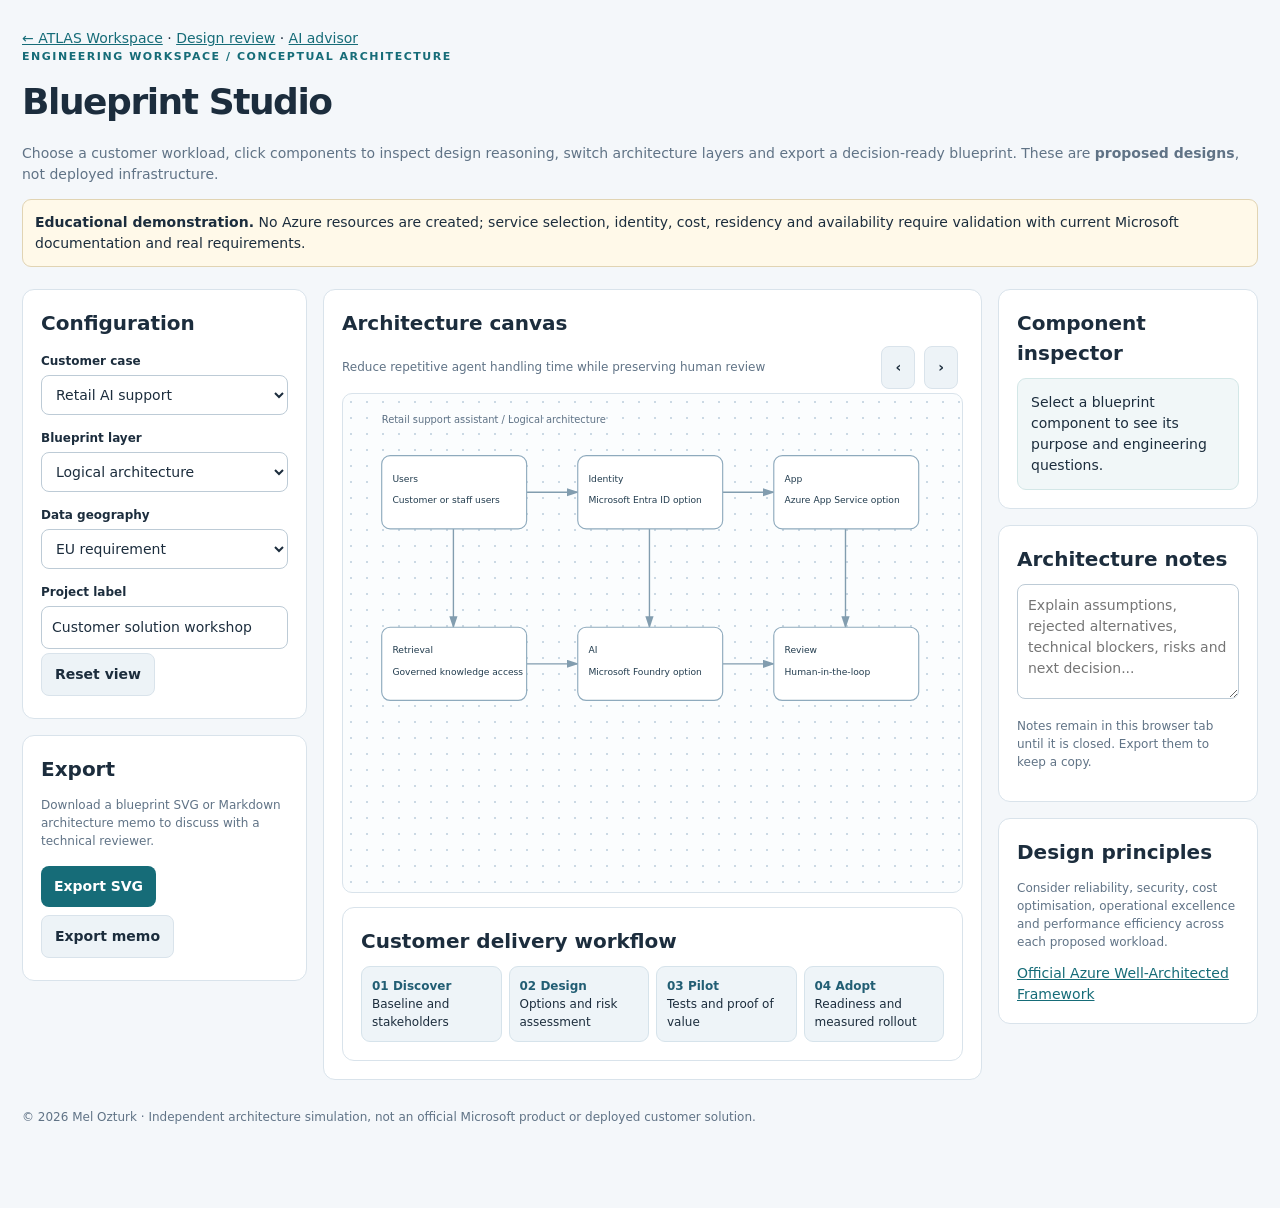
<file: blueprint-studio.html>
<!doctype html><html lang="en"><head><meta charset="utf-8"><meta name="viewport" content="width=device-width,initial-scale=1"><title>ATLAS | Blueprint Studio</title><style>
:root{color-scheme:light;--bg:#f4f7fa;--line:#d9e3eb;--card:white;--ink:#1c2d3d;--muted:#607386;--accent:#166c78}*{box-sizing:border-box}body{margin:0;background:var(--bg);color:var(--ink);font:14px/1.5 system-ui,-apple-system,sans-serif}main{max-width:1300px;margin:auto;padding:28px 22px 70px}h1{font-size:36px;letter-spacing:-.04em;margin:9px 0}h2{font-size:20px;margin:0 0 10px}p{color:var(--muted)}a{color:var(--accent)}.eyebrow{font-size:11px;letter-spacing:.14em;text-transform:uppercase;color:var(--accent);font-weight:700}.layout{display:grid;grid-template-columns:285px minmax(0,1fr) 260px;gap:16px;margin-top:22px}.panel{border:1px solid var(--line);border-radius:12px;padding:18px;background:var(--card);margin-bottom:16px}.field{display:block;font-size:12px;font-weight:700;margin:14px 0 5px}select,input,textarea{background:#fff;border:1px solid #bdcbd6;color:var(--ink);border-radius:8px;padding:10px;font:inherit;width:100%}textarea{min-height:115px}button{border:0;border-radius:8px;padding:10px 13px;background:var(--accent);color:#fff;font:inherit;font-weight:650;cursor:pointer;margin:4px 5px 4px 0}button.secondary{background:#edf3f7;color:var(--ink);border:1px solid var(--line)}.canvas{overflow:auto;background-color:#fbfdfe;background-image:radial-gradient(#cbd9e4 0.9px,transparent .9px);background-size:16px 16px;border:1px solid var(--line);border-radius:10px;padding:12px;min-height:500px}.canvas svg{width:100%;min-width:550px;display:block}.node{cursor:pointer}.node rect{fill:white;stroke:#8eaabd;stroke-width:1.5}.node text{fill:#233d4f;font:12px system-ui;pointer-events:none}.node:hover rect,.node.selected rect{stroke:#167987;stroke-width:2.8;fill:#e7f5f3}.line{fill:none;stroke:#829daf;stroke-width:1.8}.detail{background:#f1f7f8;border:1px solid #d3e7e7;border-radius:9px;padding:13px}.status{font-size:12px;color:var(--muted)}.steps{display:grid;grid-template-columns:repeat(4,1fr);gap:7px}.step{background:#eef4f8;border:1px solid #d6e3eb;padding:10px;border-radius:9px;font-size:12px}.step strong{display:block;color:#225e74}.hint{font-size:12px;color:var(--muted)}.notice{padding:12px;border-radius:9px;border:1px solid #e1d4b3;background:#fff9e9}.toolbar{display:flex;flex-wrap:wrap;align-items:center;gap:4px}.toolbar span{margin-right:auto;color:var(--muted);font-size:12px}@media(max-width:1000px){.layout{grid-template-columns:1fr 1fr}.main-panel{grid-column:1/-1;grid-row:1}}@media(max-width:700px){.layout{grid-template-columns:1fr}.main-panel{grid-column:auto}.steps{grid-template-columns:1fr 1fr}main{padding:15px}}@media print{.controls,.toolbar button,nav{display:none}.layout{display:block}.canvas{background:white}.panel{break-inside:avoid}}
</style></head><body><main><nav><a href="./index.html">← ATLAS Workspace</a> · <a href="./architecture-review.html">Design review</a> · <a href="./ai-advisor.html">AI advisor</a></nav>
<div class="eyebrow">Engineering workspace / Conceptual architecture</div><h1>Blueprint Studio</h1><p>Choose a customer workload, click components to inspect design reasoning, switch architecture layers and export a decision-ready blueprint. These are <strong>proposed designs</strong>, not deployed infrastructure.</p>
<div class="notice"><strong>Educational demonstration.</strong> No Azure resources are created; service selection, identity, cost, residency and availability require validation with current Microsoft documentation and real requirements.</div>
<div class="layout"><aside class="controls"><div class="panel"><h2>Configuration</h2><label class="field" for="project">Customer case</label><select id="project"><option value="support">Retail AI support</option><option value="docs">Internal knowledge assistant</option><option value="triage">Operations triage</option></select><label class="field" for="layer">Blueprint layer</label><select id="layer"><option value="logical">Logical architecture</option><option value="security">Security & governance</option><option value="operations">Operations & delivery</option></select><label class="field" for="residency">Data geography</label><select id="residency"><option>EU requirement</option><option>To be decided</option></select><label class="field" for="title">Project label</label><input id="title" value="Customer solution workshop" maxlength="90"><button class="secondary" id="reset">Reset view</button></div><div class="panel"><h2>Export</h2><p class="hint">Download a blueprint SVG or Markdown architecture memo to discuss with a technical reviewer.</p><button id="svgDownload">Export SVG</button><button class="secondary" id="memoDownload">Export memo</button></div></aside>
<section class="panel main-panel"><div class="toolbar"><h2 style="margin:0">Architecture canvas</h2><span id="status">Select a component to inspect</span><button class="secondary" id="prev" aria-label="Previous layer">‹</button><button class="secondary" id="next" aria-label="Next layer">›</button></div><div class="canvas" id="canvas"><svg id="diagram" viewBox="0 0 780 520" role="img" aria-label="Interactive architecture blueprint"></svg></div><div class="panel" style="margin:14px 0 0"><h2>Customer delivery workflow</h2><div class="steps"><div class="step"><strong>01 Discover</strong> Baseline and stakeholders</div><div class="step"><strong>02 Design</strong> Options and risk assessment</div><div class="step"><strong>03 Pilot</strong> Tests and proof of value</div><div class="step"><strong>04 Adopt</strong> Readiness and measured rollout</div></div></div></section>
<aside><section class="panel"><h2>Component inspector</h2><div id="detail" class="detail" aria-live="polite">Click any component in the blueprint to see its role and design considerations.</div></section><section class="panel"><h2>Architecture notes</h2><textarea id="notes" placeholder="Explain assumptions, rejected alternatives, technical blockers, risks and next decision..."></textarea><p class="hint">Notes remain in this browser tab until it is closed. Export them to keep a copy.</p></section><section class="panel"><h2>Design principles</h2><p class="hint">Consider reliability, security, cost optimisation, operational excellence and performance efficiency across each proposed workload.</p><a href="https://learn.microsoft.com/en-us/azure/well-architected/" target="_blank" rel="noopener">Official Azure Well-Architected Framework</a></section></aside></div><p class="status">© 2026 Mel Ozturk · Independent architecture simulation, not an official Microsoft product or deployed customer solution.</p></main>
<script>
'use strict';
const $=id=>document.getElementById(id);
const workload={support:{name:'Retail support assistant',source:'Approved support knowledge',goal:'Reduce repetitive agent handling time while preserving human review'},docs:{name:'Internal knowledge search',source:'Permissioned documents',goal:'Find authorised knowledge without bypassing source ACLs'},triage:{name:'Operations case triage',source:'Case-management API',goal:'Summarise and route cases with human decisions'}};
const layers={
logical:[['Users','Customer or staff users','Define user groups, tasks and expected concurrency'],['Identity','Microsoft Entra ID option','Validate authentication, role mapping and least privilege'],['App','Azure App Service option','Evaluate hosting, APIs, scaling, runtime and cost'],['Retrieval','Governed knowledge access','Validate source permissions, indexing and freshness'],['AI','Microsoft Foundry option','Evaluate models, responsible AI, quality and service availability'],['Review','Human-in-the-loop','Escalate low-confidence or sensitive decisions']],
security:[['Access','Identity & roles','Enforce authorization in app and data layers'],['Data','Classification & retention','Identify personal data, region and lifecycle limits'],['Secrets','Credential management','Use secure secrets and least privilege; no browser API keys'],['Safety','Grounding & evaluation','Test prompt injection, unsupported answers and unsafe outputs'],['Audit','Logging & evidence','Protect logs and avoid sensitive content leakage'],['Approval','Security sign-off','Document owners and before-pilot approvals']],
operations:[['Code','Source control','Versioned code and peer review'],['Build','Automated checks','Lint, unit and integration tests'],['Deploy','Infrastructure as code','Repeatable environment provisioning and rollback'],['Measure','Azure Monitor option','Define operational telemetry, alerts and response'],['Costs','Budget controls','Use official pricing and real usage monitoring'],['Adopt','Customer readiness','Validate outcomes, training, and adoption plan']]
};
let selected=-1;
const positions=[[35,65],[292,65],[549,65],[35,290],[292,290],[549,290]];
function rect(tag,attrs,text){const e=document.createElementNS('http://www.w3.org/2000/svg',tag);Object.entries(attrs).forEach(([k,v])=>e.setAttribute(k,v));if(text!==undefined)e.textContent=text;return e}
function render(){const svg=$('diagram'),nodes=layers[$('layer').value],w=workload[$('project').value];svg.replaceChildren();const defs=rect('defs',{}),marker=rect('marker',{id:'arrow',markerWidth:10,markerHeight:10,refX:8,refY:3,orient:'auto'});marker.append(rect('path',{d:'M0,0 L0,6 L9,3 z',fill:'#829daf'}));defs.append(marker);svg.append(defs);
[[0,1],[1,2],[3,4],[4,5],[0,3],[1,4],[2,5]].forEach(([a,b])=>{const p=positions[a],q=positions[b],vertical=b-a===3;svg.append(rect('path',{class:'line',d:vertical?'M'+(p[0]+94)+','+(p[1]+96)+' L'+(q[0]+94)+','+q[1]:'M'+(p[0]+190)+','+(p[1]+48)+' L'+q[0]+','+(q[1]+48),'marker-end':'url(#arrow)'}))});
nodes.forEach((n,i)=>{let p=positions[i],g=rect('g',{class:'node'+(selected===i?' selected':''),role:'button',tabindex:'0','aria-label':n[0]+': '+n[1]});g.append(rect('rect',{x:p[0],y:p[1],width:190,height:96,rx:11}));g.append(rect('text',{x:p[0]+14,y:p[1]+34,'font-weight':700},n[0]));g.append(rect('text',{x:p[0]+14,y:p[1]+62},n[1]));g.addEventListener('click',()=>inspect(i));g.addEventListener('keydown',e=>{if(e.key==='Enter'||e.key===' '){e.preventDefault();inspect(i)}});svg.append(g)});
svg.append(rect('text',{x:35,y:22,fill:'#607386','font-size':13},w.name+' / '+$('layer').selectedOptions[0].text));if(selected>=0)inspect(selected);else $('detail').textContent='Select a blueprint component to see its purpose and engineering questions.';$('status').textContent=w.goal}
function inspect(i){selected=i;const n=layers[$('layer').value][i];document.querySelectorAll('.node').forEach((g,k)=>g.classList.toggle('selected',k===i));$('detail').replaceChildren();const b=document.createElement('strong'),p=document.createElement('p'),q=document.createElement('p');b.textContent=n[0]+' — '+n[1];p.textContent=n[2];q.textContent='Design evidence required: configuration, tests, trade-offs, cost, owners and documented decisions.';$('detail').append(b,p,q)}
function change(){selected=-1;render()}
['project','layer','residency'].forEach(id=>$(id).addEventListener('change',change));$('reset').onclick=()=>{$('project').value='support';$('layer').value='logical';$('residency').selectedIndex=0;$('title').value='Customer solution workshop';$('notes').value='';change()};
const keys=Object.keys(layers);function navigate(delta){$('layer').value=keys[(keys.indexOf($('layer').value)+delta+keys.length)%keys.length];change()}$('prev').onclick=()=>navigate(-1);$('next').onclick=()=>navigate(1);
function download(name,content,type){const u=URL.createObjectURL(new Blob([content],{type})),a=document.createElement('a');a.href=u;a.download=name;a.click();setTimeout(()=>URL.revokeObjectURL(u),1000)}
$('svgDownload').onclick=()=>{const clone=$('diagram').cloneNode(true);clone.setAttribute('xmlns','http://www.w3.org/2000/svg');const style=rect('style',{});style.textContent='.node rect{fill:white;stroke:#8eaabd;stroke-width:1.5}.node text{fill:#233d4f;font:12px system-ui}.line{fill:none;stroke:#829daf;stroke-width:1.8}.selected rect{fill:#e7f5f3;stroke:#167987;stroke-width:2.8}';clone.insertBefore(style,clone.firstChild);download('ATLAS-blueprint.svg',new XMLSerializer().serializeToString(clone),'image/svg+xml')};
$('memoDownload').onclick=()=>{const nodes=layers[$('layer').value],w=workload[$('project').value],txt=['# '+($('title').value||'ATLAS Blueprint'),'','Independent educational proposal; not a deployed Azure architecture.','','Customer: '+w.name,'Goal: '+w.goal,'Layer: '+$('layer').value,'Data location: '+$('residency').value,'','## Components',...nodes.map(n=>'- **'+n[0]+'** ('+n[1]+'): '+n[2]),'','## Architect notes',$('notes').value||'No notes provided.','','## Validation','Service feasibility, security, pricing and region requirements are not verified.'];download('ATLAS-blueprint-memo.md',txt.join('\n'),'text/markdown')};render();
</script></body></html>
</file>
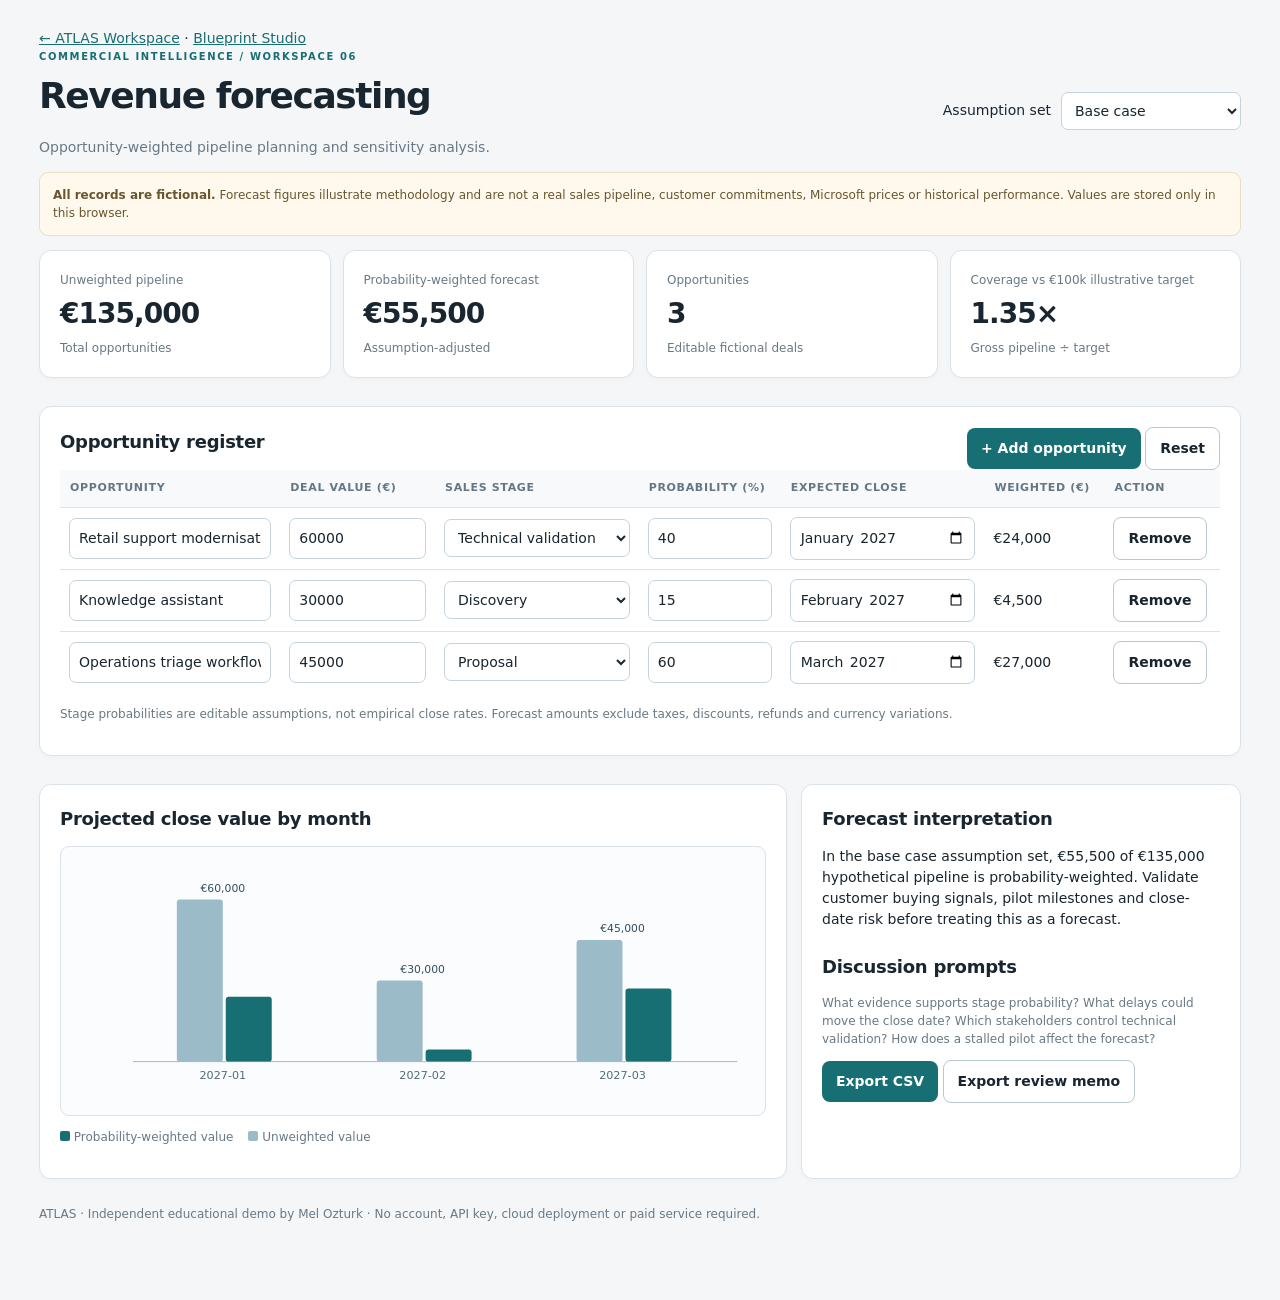
<file: forecast-studio.html>
<!doctype html><html lang="en"><head><meta charset="utf-8"><meta name="viewport" content="width=device-width,initial-scale=1"><title>ATLAS / Revenue Forecasting</title><style>
:root{color-scheme:light;--bg:#f5f6f8;--ink:#19252f;--muted:#687985;--line:#dbe2e8;--accent:#176e73;--green:#1e7c63;--panel:#fff}*{box-sizing:border-box}body{margin:0;background:var(--bg);color:var(--ink);font:14px/1.5 Inter,system-ui,-apple-system,sans-serif}main{max-width:1250px;margin:auto;padding:28px 24px 65px}h1{font-size:36px;letter-spacing:-.04em;margin:5px 0}h2{font-size:18px;letter-spacing:-.015em;margin:0 0 14px}p{color:var(--muted)}a{color:var(--accent)}.eyebrow{letter-spacing:.16em;font-size:10px;font-weight:800;color:var(--accent);text-transform:uppercase}.bar{display:flex;align-items:center;justify-content:space-between;gap:12px}.panel{background:var(--panel);border:1px solid var(--line);border-radius:12px;padding:20px;margin:14px 0;box-shadow:0 2px 6px #19252f06}.kpis{display:grid;grid-template-columns:repeat(4,1fr);gap:12px}.kpi label{display:block;color:var(--muted);font-size:12px}.number{font-size:28px;font-weight:760;letter-spacing:-.035em;margin:4px 0}.sub{font-size:12px;color:var(--muted)}button{background:var(--accent);border:0;color:white;padding:10px 14px;border-radius:8px;font:inherit;font-weight:650;cursor:pointer}button.secondary{background:white;border:1px solid #b8c8d0;color:var(--ink)}select,input{border:1px solid #c5d3dd;border-radius:7px;background:white;padding:9px;color:var(--ink);font:inherit;width:100%}table{border-collapse:collapse;width:100%;min-width:800px}th{text-align:left;font-size:11px;text-transform:uppercase;letter-spacing:.06em;color:#637787;padding:10px;background:#f7f9fb}td{border-top:1px solid var(--line);padding:9px}td input,td select{min-width:100px}.tablewrap{overflow:auto}.layout{display:grid;grid-template-columns:1.7fr 1fr;gap:14px}.chart{height:270px;background:#fbfcfd;border:1px solid var(--line);border-radius:9px;padding:8px}.chart svg{width:100%;height:100%}.note{font-size:12px;border:1px solid #e9ddc5;background:#fff9ed;color:#69552e;padding:13px;border-radius:9px}.scenario{display:flex;gap:10px;align-items:center}.scenario select{width:180px}.legend{display:flex;gap:15px;flex-wrap:wrap;color:var(--muted);font-size:12px}.swatch{display:inline-block;width:10px;height:10px;background:#176e73;border-radius:2px}.swatch.second{background:#9bbbc9}.footer{font-size:12px;color:var(--muted)}@media(max-width:940px){.layout{grid-template-columns:1fr}.kpis{grid-template-columns:repeat(2,1fr)}}@media(max-width:600px){main{padding:17px}.kpis{grid-template-columns:1fr}.bar{align-items:flex-start;flex-direction:column}.scenario{width:100%}.scenario select{flex:1}}@media print{button{display:none}body{background:white}.panel{box-shadow:none}}
</style></head><body><main><nav><a href="./index.html">← ATLAS Workspace</a> · <a href="./blueprint-studio.html">Blueprint Studio</a></nav><div class="bar"><div><div class="eyebrow">Commercial intelligence / workspace 06</div><h1>Revenue forecasting</h1><p>Opportunity-weighted pipeline planning and sensitivity analysis.</p></div><div class="scenario"><label for="scenario">Assumption set</label><select id="scenario"><option value="base">Base case</option><option value="cautious">Conservative</option><option value="upside">Upside</option></select></div></div><div class="note"><strong>All records are fictional.</strong> Forecast figures illustrate methodology and are not a real sales pipeline, customer commitments, Microsoft prices or historical performance. Values are stored only in this browser.</div>
<div class="kpis"><div class="panel kpi"><label>Unweighted pipeline</label><div id="gross" class="number">—</div><div class="sub">Total opportunities</div></div><div class="panel kpi"><label>Probability-weighted forecast</label><div id="weighted" class="number">—</div><div class="sub">Assumption-adjusted</div></div><div class="panel kpi"><label>Opportunities</label><div id="count" class="number">—</div><div class="sub">Editable fictional deals</div></div><div class="panel kpi"><label>Coverage vs €100k illustrative target</label><div id="coverage" class="number">—</div><div class="sub">Gross pipeline ÷ target</div></div></div>
<div class="panel"><div class="bar"><h2>Opportunity register</h2><div><button id="add">+ Add opportunity</button> <button id="reset" class="secondary">Reset</button></div></div><div class="tablewrap"><table><thead><tr><th>Opportunity</th><th>Deal value (€)</th><th>Sales stage</th><th>Probability (%)</th><th>Expected close</th><th>Weighted (€)</th><th>Action</th></tr></thead><tbody id="deals"></tbody></table></div><p class="sub">Stage probabilities are editable assumptions, not empirical close rates. Forecast amounts exclude taxes, discounts, refunds and currency variations.</p></div>
<div class="layout"><div class="panel"><h2>Projected close value by month</h2><div class="chart"><svg id="chart" viewBox="0 0 700 250" role="img" aria-label="Forecast by expected closing month"></svg></div><p class="legend"><span><i class="swatch"></i> Probability-weighted value</span><span><i class="swatch second"></i> Unweighted value</span></p></div><div class="panel"><h2>Forecast interpretation</h2><div id="insight"></div><h2 style="margin-top:23px">Discussion prompts</h2><p class="sub">What evidence supports stage probability? What delays could move the close date? Which stakeholders control technical validation? How does a stalled pilot affect the forecast?</p><button id="export">Export CSV</button> <button id="brief" class="secondary">Export review memo</button></div></div><p class="footer">ATLAS · Independent educational demo by Mel Ozturk · No account, API key, cloud deployment or paid service required.</p></main>
<script>
'use strict';
const $=id=>document.getElementById(id),money=n=>new Intl.NumberFormat('en-IE',{style:'currency',currency:'EUR',maximumFractionDigits:0}).format(n);
const stages=['Discovery','Qualification','Technical validation','Proposal','Negotiation'],defaults=[{name:'Retail support modernisation',value:60000,stage:'Technical validation',prob:40,date:'2027-01'},{name:'Knowledge assistant',value:30000,stage:'Discovery',prob:15,date:'2027-02'},{name:'Operations triage workflow',value:45000,stage:'Proposal',prob:60,date:'2027-03'}];
let deals=defaults.map(x=>({...x}));const factor={base:1,cautious:.65,upside:1.2};
function safeNumber(v,max){return Math.min(max,Math.max(0,Number(v)||0))}function el(tag,props={}){const e=document.createElement(tag);Object.entries(props).forEach(([k,v])=>{if(k==='text')e.textContent=v;else e[k]=v});return e}
function row(d,i){const tr=el('tr'),name=el('input',{value:d.name,maxLength:80}),value=el('input',{type:'number',min:'0',max:'100000000',value:String(d.value)}),stage=el('select'),prob=el('input',{type:'number',min:'0',max:'100',step:'1',value:String(d.prob)}),date=el('input',{type:'month',value:d.date}),weighted=el('span'),remove=el('button',{text:'Remove'});remove.className='secondary';stages.forEach(s=>{const opt=el('option',{text:s,value:s});stage.append(opt)});stage.value=d.stage;
[[name,'name'],[value,'value'],[stage,'stage'],[prob,'prob'],[date,'date']].forEach(([control,key])=>{control.addEventListener('change',()=>{d[key]=key==='value'?safeNumber(control.value,1e8):key==='prob'?safeNumber(control.value,100):control.value;render()});const td=el('td');td.append(control);tr.append(td)});const tdw=el('td');tdw.append(weighted);tr.append(tdw);const tdr=el('td');tdr.append(remove);tr.append(tdr);remove.onclick=()=>{deals.splice(i,1);render()};weighted.textContent=money(d.value*Math.min(100,d.prob*factor[$('scenario').value])/100);return tr}
function render(){const adjusted=deals.map(d=>({...d,value:safeNumber(d.value,1e8),prob:Math.min(100,d.prob*factor[$('scenario').value])}));$('deals').replaceChildren(...deals.map(row));const gross=adjusted.reduce((s,d)=>s+d.value,0),weighted=adjusted.reduce((s,d)=>s+d.value*d.prob/100,0);$('gross').textContent=money(gross);$('weighted').textContent=money(weighted);$('count').textContent=String(deals.length);$('coverage').textContent=(gross/100000).toFixed(2)+'×';
const months=[...new Set(adjusted.map(d=>d.date).filter(x=>/^\d{4}-\d{2}$/.test(x)))].sort();const grouped=months.map(m=>{const subset=adjusted.filter(d=>d.date===m);return{m,gross:subset.reduce((s,d)=>s+d.value,0),weighted:subset.reduce((s,d)=>s+d.value*d.prob/100,0)}});draw(grouped);$('insight').textContent='In the '+$('scenario').selectedOptions[0].text.toLowerCase()+' assumption set, '+money(weighted)+' of '+money(gross)+' hypothetical pipeline is probability-weighted. Validate customer buying signals, pilot milestones and close-date risk before treating this as a forecast.'}
function draw(data){const svg=$('chart');svg.replaceChildren();const ns='http://www.w3.org/2000/svg';function n(tag,a,t){const x=document.createElementNS(ns,tag);Object.entries(a).forEach(([k,v])=>x.setAttribute(k,v));if(t)x.textContent=t;svg.append(x)}const max=Math.max(1,...data.map(d=>d.gross)),left=65,base=207,w=610,plotHeight=165;n('line',{x1:left,y1:base,x2:680,y2:base,stroke:'#a6b8c6'});if(!data.length){n('text',{x:350,y:115,'text-anchor':'middle',fill:'#6a8090','font-size':16},'Add a deal with a valid close month');return}data.forEach((d,i)=>{const step=w/data.length,x=left+i*step+step*.22,barW=Math.max(12,Math.min(52,step*.23)),hg=d.gross/max*plotHeight,hw=d.weighted/max*plotHeight;n('rect',{x:x,y:base-hg,width:barW,height:hg,fill:'#9bbbc9',rx:3});n('rect',{x:x+barW+3,y:base-hw,width:barW,height:hw,fill:'#176e73',rx:3});n('text',{x:x+barW,y:base+18,'text-anchor':'middle',fill:'#536d7a','font-size':Math.max(10,12-data.length*.2)},d.m);n('text',{x:x+barW,y:base-hg-8,'text-anchor':'middle',fill:'#314e60','font-size':11},money(d.gross))})}
$('add').onclick=()=>{deals.push({name:'New fictional opportunity',value:10000,stage:'Discovery',prob:10,date:'2027-04'});render()};$('reset').onclick=()=>{deals=defaults.map(d=>({...d}));$('scenario').value='base';render()};$('scenario').onchange=render;
function download(name,text,type){const u=URL.createObjectURL(new Blob([text],{type})),a=document.createElement('a');a.href=u;a.download=name;a.click();setTimeout(()=>URL.revokeObjectURL(u),1000)}
function csvEscape(v){return '"'+String(v).replace(/"/g,'""')+'"'}
$('export').onclick=()=>{const rows=[['Opportunity','Deal value EUR','Stage','Base probability percent','Close month','Adjusted weighted EUR'],...deals.map(d=>[d.name,d.value,d.stage,d.prob,d.date,(d.value*Math.min(100,d.prob*factor[$('scenario').value])/100).toFixed(2)])];download('ATLAS-fictional-forecast.csv',rows.map(r=>r.map(csvEscape).join(',')).join('\r\n'),'text/csv;charset=utf-8')};
$('brief').onclick=()=>download('ATLAS-forecast-review.md',['# ATLAS fictional forecast review','','Scenario: '+$('scenario').value,'Deals: '+deals.length,'Gross pipeline: '+$('gross').textContent,'Weighted pipeline: '+$('weighted').textContent,'Coverage vs fictional €100k target: '+$('coverage').textContent,'','All figures are fictional assumptions, not observed outcomes or an official business forecast.','','## Review questions','- What supports each probability?','- Are sponsor, budget, pilot and technical owners confirmed?','- Which deals may slip and why?','- Which Azure costs require official verification?'].join('\n'),'text/markdown;charset=utf-8');render();
</script></body></html>
</file>
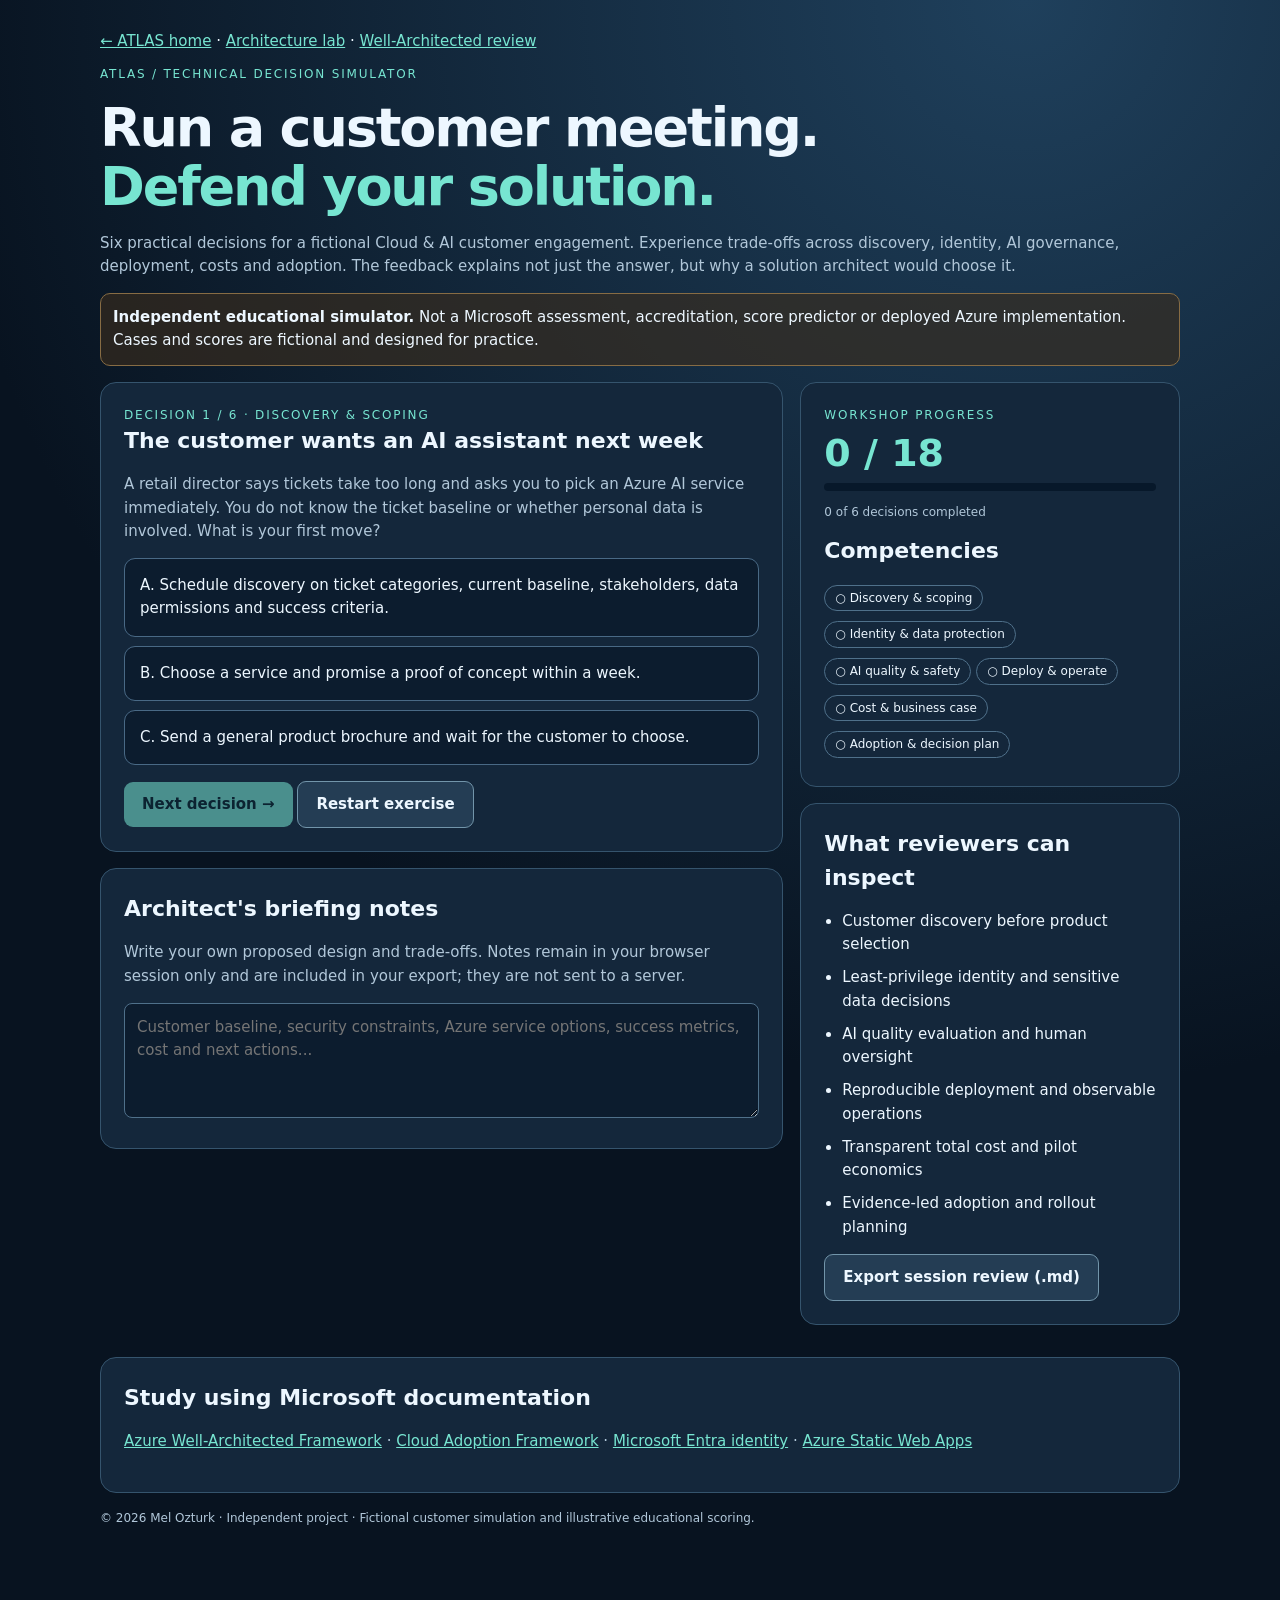
<file: interview-simulator.html>
<!doctype html>
<html lang="en"><head><meta charset="utf-8"><meta name="viewport" content="width=device-width,initial-scale=1"><meta name="description" content="ATLAS independent Cloud Solution Architect customer workshop simulation"><title>ATLAS — Solution Architect Interview Simulator</title>
<style>
:root{color-scheme:dark;--bg:#081320;--card:#14273b;--border:#35546d;--ink:#edf7ff;--muted:#b1c7d9;--teal:#77e5d1;--gold:#ffcf8e}*{box-sizing:border-box}body{margin:0;background:radial-gradient(circle at 80% 0%,#1f405c,transparent 57%),var(--bg);color:var(--ink);font:15px/1.55 system-ui,sans-serif}main{max-width:1120px;margin:auto;padding:30px 20px 70px}a{color:var(--teal)}h1{font-size:clamp(34px,5vw,54px);line-height:1.1;letter-spacing:-.04em;margin:14px 0}h2{font-size:22px;margin:0 0 12px}p{color:var(--muted)}.tag{font-size:12px;letter-spacing:.15em;color:var(--teal);text-transform:uppercase}.cols{display:grid;grid-template-columns:minmax(0,1.8fr) minmax(275px,1fr);gap:17px}.panel{border:1px solid var(--border);border-radius:16px;padding:23px;background:var(--card);margin:16px 0}.muted{font-size:12px;color:var(--muted)}.button{border:0;border-radius:9px;background:var(--teal);padding:11px 18px;color:#06212a;font:inherit;font-weight:750;cursor:pointer}.button.secondary{border:1px solid #7295aa;background:#243d54;color:var(--ink)}.answer{display:block;width:100%;text-align:left;margin:9px 0;padding:15px;border:1px solid #496985;background:#0c1c2e;border-radius:11px;color:var(--ink);font:inherit;cursor:pointer}.answer:hover,.answer:focus-visible{outline:2px solid #77e5d1}.answer:disabled{cursor:default;opacity:.83}.answer.selected{border-color:var(--teal);background:#1b3c49}.status{border-radius:9px;padding:13px;background:#0c1c2e;border:1px solid #41637c;margin-top:12px}.metric{font-size:38px;font-weight:800;color:var(--teal)}.progress{width:100%;height:8px;background:#07182a;border-radius:99px;overflow:hidden}.fill{height:100%;background:var(--teal);width:0}.rubric{padding-left:18px}.rubric li{margin:10px 0}.notice{border:1px solid #876c44;background:#3b2d1c9c;padding:12px;border-radius:10px}.hide{display:none}.pill{display:inline-block;border:1px solid #4f708a;border-radius:99px;padding:3px 10px;font-size:12px;margin:5px 5px 5px 0}textarea{width:100%;min-height:115px;background:#0c1c2e;color:var(--ink);border:1px solid #4f708a;padding:12px;border-radius:8px;font:inherit}button:disabled{opacity:.55;cursor:not-allowed}@media(max-width:820px){.cols{grid-template-columns:1fr}}@media print{body{background:white;color:#000}.panel,.status{background:white;color:black}button,.answer,.progress{display:none}p,.muted{color:#444}}
</style></head><body><main>
<a href="./index.html">← ATLAS home</a> · <a href="./architect-lab.html">Architecture lab</a> · <a href="./architecture-review.html">Well-Architected review</a>
<p class="tag">ATLAS / Technical decision simulator</p><h1>Run a customer meeting.<br><span style="color:var(--teal)">Defend your solution.</span></h1>
<p>Six practical decisions for a fictional Cloud & AI customer engagement. Experience trade-offs across discovery, identity, AI governance, deployment, costs and adoption. The feedback explains not just the answer, but why a solution architect would choose it.</p>
<div class="notice"><strong>Independent educational simulator.</strong> Not a Microsoft assessment, accreditation, score predictor or deployed Azure implementation. Cases and scores are fictional and designed for practice.</div>
<div class="cols"><div>
<section class="panel"><div class="tag" id="step">Customer scenario</div><h2 id="heading">A retailer wants an AI support assistant</h2><p id="prompt"></p>
<div id="answers" role="group" aria-label="Answer choices"></div>
<div id="feedback" class="status hide" aria-live="polite"></div><div style="margin-top:16px"><button id="next" class="button" disabled>Next decision →</button> <button id="restart" class="button secondary">Restart exercise</button></div></section>
<section class="panel"><h2>Architect's briefing notes</h2><p>Write your own proposed design and trade-offs. Notes remain in your browser session only and are included in your export; they are not sent to a server.</p><textarea id="notes" placeholder="Customer baseline, security constraints, Azure service options, success metrics, cost and next actions..."></textarea></section>
</div><aside><section class="panel"><div class="tag">Workshop progress</div><div class="metric"><span id="points">0</span> / 18</div><div class="progress"><div class="fill" id="fill"></div></div><p id="count" class="muted">0 of 6 decisions completed</p><h2>Competencies</h2><div id="competencies"></div></section>
<section class="panel"><h2>What reviewers can inspect</h2><ul class="rubric"><li>Customer discovery before product selection</li><li>Least-privilege identity and sensitive data decisions</li><li>AI quality evaluation and human oversight</li><li>Reproducible deployment and observable operations</li><li>Transparent total cost and pilot economics</li><li>Evidence-led adoption and rollout planning</li></ul><button id="export" class="button secondary">Export session review (.md)</button></section></aside></div>
<section class="panel"><h2>Study using Microsoft documentation</h2><p><a target="_blank" rel="noopener" href="https://learn.microsoft.com/en-us/azure/well-architected/">Azure Well-Architected Framework</a> · <a target="_blank" rel="noopener" href="https://learn.microsoft.com/en-us/azure/cloud-adoption-framework/overview">Cloud Adoption Framework</a> · <a target="_blank" rel="noopener" href="https://learn.microsoft.com/en-us/entra/identity/">Microsoft Entra identity</a> · <a target="_blank" rel="noopener" href="https://learn.microsoft.com/en-us/azure/static-web-apps/">Azure Static Web Apps</a></p></section>
<p class="muted">© 2026 Mel Ozturk · Independent project · Fictional customer simulation and illustrative educational scoring.</p>
</main>
<script>
'use strict';
const cases=[
{category:'Discovery & scoping',title:'The customer wants an AI assistant next week',problem:'A retail director says tickets take too long and asks you to pick an Azure AI service immediately. You do not know the ticket baseline or whether personal data is involved. What is your first move?',choices:[['Schedule discovery on ticket categories, current baseline, stakeholders, data permissions and success criteria.',3,'Strong: requirements, baseline and governance should guide architecture, not the other way round.'],['Choose a service and promise a proof of concept within a week.',0,'Weak: without data readiness, owners and scope, a fast promise creates avoidable technical and security risk.'],['Send a general product brochure and wait for the customer to choose.',1,'Partial: product materials may help, but you have not established the problem or an accountable next step.']],explain:'A good architect can explain what must be validated before drawing a solution diagram.'},
{category:'Identity & data protection',title:'Support agents have different document permissions',problem:'The retailer uses internal documents and customer records. Some agents must not read refunds investigations or restricted customer data. How should retrieval permissions be approached?',choices:[['Apply a shared high-privilege service identity for convenient indexing.',0,'Weak: one broad identity risks exposing restricted knowledge across users.'],['Design permission-aware retrieval with least privilege, identity mapping, logging and access-control tests.',3,'Strong: identity boundaries must be preserved at retrieval and application layers, then tested.'],['Ask the language model to ignore confidential records using prompt instructions alone.',0,'Weak: prompts are not an authorization boundary. Enforce access in the surrounding architecture.']],explain:'Discuss Entra identity, source permissions, token handling, audit and prompt-injection risks.'},
{category:'AI quality & safety',title:'The model gives an incorrect refund policy',problem:'During a pilot, an answer includes a made-up refund deadline. The customer asks whether the assistant is production-ready.',choices:[['Enable autonomous replies; model accuracy usually improves as usage grows.',0,'Weak: use does not by itself make unsupported replies reliable or safe.'],['Measure grounded accuracy on representative cases; require citation, human review and safe fallback for uncertain outputs.',3,'Strong: design a test set, observe failure types and set acceptance thresholds before expansion.'],['Increase the prompt length and report that the issue is fixed.',1,'Partial: prompts may help but there is no measured evidence or control for incorrect answers.']],explain:'Explain evaluation datasets, grounded retrieval, guardrails and operational monitoring.'},
{category:'Deploy & operate',title:'The pilot requires repeatable releases',problem:'A prototype works on a laptop, but technical stakeholders want traceable changes, monitoring and a rollback plan. Which response is strongest?',choices:[['Deploy manually from a personal machine and keep a local log.',0,'Weak: this lacks reproducibility, auditable reviews and dependable recovery.'],['Prepare infrastructure-as-code, a reviewed deployment workflow, environment separation and telemetry, with rollback rehearsals.',3,'Strong: repeatable deployment and operational evidence support trustworthy change management.'],['Put the source code on GitHub and describe it as a production-ready service.',1,'Partial: version control matters, but availability, identity, observability and deployment controls remain unverified.']],explain:'For a small static demo, Azure Static Web Apps and GitHub Actions can be a useful starting point; real auth, networking and API demands may require more.'},
{category:'Cost & business case',title:'The sponsor asks for guaranteed savings',problem:'The proposed tool could save agents several hours per month. A finance sponsor asks for a guaranteed 150% ROI before evaluating integration costs.',choices:[['Promise that all hours saved will reduce payroll expense.',0,'Weak: released capacity is not automatic cash savings; one-time and operating costs matter.'],['Show an assumption-based sensitivity model, including setup, licences, integration, operations and adoption; validate measured benefits during a pilot.',3,'Strong: separate potential capacity value from realised savings and make estimates falsifiable.'],['Quote the lowest public compute price without considering model usage or integration.',1,'Partial: the compute quote is only one component of total cost.']],explain:'Use official Azure prices only after validating region, SKU, usage, licence and architecture.'},
{category:'Adoption & decision plan',title:'The proof of concept meets some technical metrics',problem:'Answer quality improved, but adoption is low and the support lead is concerned about extra review work. What do you recommend?',choices:[['Roll out to every agent because the accuracy result passed.',0,'Weak: adoption and operational burden are part of success, not separate from it.'],['Review actual usage and workflow friction with the sponsor, set improvement actions and agree revised go/no-go criteria.',3,'Strong: operational outcomes, user adoption and stakeholder decisions should guide rollout.'],['Tell the customer that training is their responsibility after deployment.',0,'Weak: ignoring readiness undermines value realisation and the trusted-advisor role.']],explain:'Bring together business sponsor, IT/security, front-line users, technical partners and a measured action plan.'}
];
const $=id=>document.getElementById(id);let idx=0,records=[];
function render(){const c=cases[idx];$('step').textContent='Decision '+(idx+1)+' / '+cases.length+' · '+c.category;$('heading').textContent=c.title;$('prompt').textContent=c.problem;$('answers').replaceChildren(...c.choices.map((choice,i)=>{const b=document.createElement('button');b.className='answer';b.textContent=String.fromCharCode(65+i)+'. '+choice[0];b.onclick=()=>choose(i);return b}));$('feedback').classList.add('hide');$('next').disabled=true;$('next').textContent=idx===cases.length-1?'Complete assessment':'Next decision →';refresh()}
function choose(i){if(records[idx])return;const c=cases[idx],choice=c.choices[i];records[idx]={category:c.category,prompt:c.problem,choice:choice[0],score:choice[1],feedback:choice[2],explain:c.explain};document.querySelectorAll('.answer').forEach((b,k)=>{b.disabled=true;if(k===i)b.classList.add('selected')});$('feedback').classList.remove('hide');$('feedback').textContent='+'+choice[1]+'/3 — '+choice[2]+' Architect discussion: '+c.explain;$('next').disabled=false;refresh()}
function refresh(){let completed=records.filter(Boolean),points=completed.reduce((sum,r)=>sum+r.score,0);$('points').textContent=points;$('count').textContent=completed.length+' of '+cases.length+' decisions completed';$('fill').style.width=(100*completed.length/cases.length)+'%';$('competencies').replaceChildren(...cases.map((c,i)=>{const v=document.createElement('span');v.className='pill';v.textContent=(records[i]?'✓ ':'○ ')+c.category;return v}))}
$('next').onclick=()=>{if(!records[idx])return;if(idx<cases.length-1){idx++;render()}else{let p=records.reduce((s,r)=>s+r.score,0);$('heading').textContent='Assessment completed';$('step').textContent='Review';$('prompt').textContent='Your illustrative practice result: '+p+'/18. The aim is to defend design decisions, not to claim certification. Export the session and use gaps as interview study prompts.';$('answers').replaceChildren(...records.map((r)=>{const x=document.createElement('div');x.className='status';x.textContent=r.category+' · '+r.score+'/3 · '+r.feedback;return x}));$('feedback').classList.add('hide');$('next').disabled=true;refresh()}};
$('restart').onclick=()=>{idx=0;records=[];$('notes').value='';render()};
$('export').onclick=()=>{const lines=['# ATLAS — Cloud Architect Practice Review','','Fictional educational scenario, not a Microsoft interview score or certification.','','## Decisions'];records.filter(Boolean).forEach((r,i)=>lines.push('',(i+1)+'. '+r.category+' ('+r.score+'/3)',r.prompt,'**Choice:** '+r.choice,'**Feedback:** '+r.feedback,'**Discuss:** '+r.explain));lines.push('','## Architect notes',$('notes').value||'(none)','', '## Evidence still required','A real Azure deployment, documented security controls, cost observations, automated tests and validated customer outcomes cannot be inferred from this simulation.');const blob=new Blob([lines.join('\n')],{type:'text/markdown;charset=utf-8'}),url=URL.createObjectURL(blob),a=document.createElement('a');a.href=url;a.download='ATLAS-architect-interview-review.md';a.click();setTimeout(()=>URL.revokeObjectURL(url),1000)};
render();
</script></body></html>
</file>
<file: lumenarc/styles.css>
:root{--bg:#07111c;--panel:#0f1d2b;--panel-hi:#172a3c;--ink:#f5f7fb;--muted:#96a5b6;--blue:#77d7ff;--lime:#d7f071;--line:rgba(255,255,255,.1);--shadow:0 22px 70px rgba(0,0,0,.28)}
*{box-sizing:border-box}html,body{margin:0;min-height:100%;background:#030a12;color:var(--ink);font-family:Manrope,system-ui,sans-serif}body{padding:24px}.tv-shell{position:relative;max-width:1440px;min-height:calc(100vh - 48px);margin:auto;overflow:hidden;background:radial-gradient(circle at 75% -10%,#1b3a53 0,#0b1724 31%,#07111c 72%);border:1px solid rgba(255,255,255,.15);border-radius:25px;box-shadow:0 0 0 8px #131c24,0 0 0 9px #000,var(--shadow);padding:27px 42px 24px}.screen-glow{pointer-events:none;position:absolute;inset:0;background:linear-gradient(115deg,transparent 35%,rgba(125,208,255,.035) 51%,transparent 67%);mix-blend-mode:screen}.topbar,.main-nav,.remote-hint,.section-heading,.signal-header,.card-top,.actions,.hero-meta,.topbar-right{display:flex;align-items:center}.topbar{justify-content:space-between}.brand{border:0;background:none;color:var(--ink);font:800 16px Manrope;letter-spacing:.16em;display:flex;align-items:center;gap:9px;cursor:pointer;padding:0}.brand span span{color:var(--blue)}.brand-mark{font-size:26px;line-height:1;color:var(--blue);transform:rotate(-25deg);display:inline-block}.topbar-right{gap:22px;font:500 11px 'DM Mono';color:var(--muted);letter-spacing:.04em}.signal{display:flex;gap:8px;align-items:center;color:#b9dcb7}.signal i{display:block;width:7px;height:7px;border-radius:50%;background:#9cda74;box-shadow:0 0 10px #9cda74}.time{color:#f1f6fa}.avatar{width:28px;height:28px;border:1px solid rgba(255,255,255,.25);border-radius:50%;background:#d9e4e9;color:#18242c;font:700 12px Manrope}.main-nav{gap:27px;border-bottom:1px solid var(--line);margin-top:28px}.nav-item{position:relative;border:0;background:none;color:var(--muted);font:600 13px Manrope;padding:0 0 17px;cursor:pointer}.nav-item.is-active{color:var(--ink)}.nav-item.is-active:after{content:"";position:absolute;left:0;right:0;bottom:-1px;height:2px;background:var(--blue)}.nav-count{color:var(--blue);font:500 10px 'DM Mono';margin-left:4px}.page{display:none;position:relative;z-index:1}.page.is-visible{display:block}.hero-grid{display:grid;grid-template-columns:minmax(0,1fr) 255px;gap:20px;margin-top:27px}.hero-card,.signal-card{border-radius:17px;background:var(--panel);border:1px solid var(--line);overflow:hidden;box-shadow:0 12px 30px rgba(0,0,0,.12)}.hero-card{display:grid;grid-template-columns:43% 57%;min-height:280px;cursor:pointer}.hero-art{position:relative;overflow:hidden;background:radial-gradient(circle at 52% 57%,#f0da90 0 4%,#c3865b 5%,#5c3f4c 24%,transparent 25%),linear-gradient(135deg,#142b44,#1a6e89 52%,#d4aa67);display:flex;flex-direction:column;justify-content:flex-end;padding:20px}.hero-art:after{content:"";position:absolute;inset:0;background:linear-gradient(90deg,rgba(5,15,26,.1),rgba(5,15,26,.28))}.orbit{position:absolute;border:1px solid rgba(230,250,255,.7);width:410px;height:110px;border-radius:50%;transform:rotate(-26deg);left:-32px;top:54px}.orbit-two{width:270px;height:86px;top:119px;left:31px;transform:rotate(15deg);opacity:.55}.planet{position:absolute;width:110px;height:110px;border-radius:50%;left:36%;top:26%;background:radial-gradient(circle at 35% 28%,#f7e6ab,#b87255 48%,#44313c);box-shadow:10px 12px 25px rgba(0,0,0,.3)}.hero-kicker,.hero-title,.hero-subtitle{position:relative;z-index:1}.hero-kicker{font:500 9px 'DM Mono';letter-spacing:.2em;color:#f4e4a9}.hero-title{font-size:53px;font-weight:800;line-height:.84;letter-spacing:-.08em;margin-top:4px}.hero-subtitle{font:500 12px 'DM Mono';letter-spacing:.17em;color:#ddc6ab;margin-top:6px}.hero-copy{padding:31px 33px;display:flex;justify-content:center;flex-direction:column}.eyebrow{font:500 10px 'DM Mono';letter-spacing:.14em;color:var(--blue);margin:0 0 10px;text-transform:uppercase}.hero-copy h1,.page-intro h1{font-size:27px;letter-spacing:-.055em;line-height:1.07;margin:0 0 10px}.muted,.page-intro p{color:var(--muted);font-size:12px;line-height:1.55;margin:0;max-width:440px}.hero-meta{gap:14px;color:#a7b6c2;font:500 10px 'DM Mono';margin:18px 0}.rating{color:var(--lime)}.actions{gap:9px}.actions button,.primary,.secondary,.library-card button{border:0;border-radius:6px;font:700 11px Manrope;cursor:pointer;padding:10px 14px}.primary{background:var(--lime);color:#172017}.secondary{background:rgba(255,255,255,.09);color:var(--ink)}button:focus-visible,.media-card:focus-visible,.hero-card:focus-visible,.recommend-card:focus-visible{outline:2px solid var(--blue);outline-offset:3px}.signal-card{padding:20px 17px;display:flex;flex-direction:column}.signal-header{justify-content:space-between;font:500 9px 'DM Mono';letter-spacing:.12em;color:var(--muted)}.live-dot{color:#ff927a;font-size:9px}.now-art{height:152px;border-radius:10px;margin:15px 0 13px;background:radial-gradient(circle at 76% 28%,#f5db99 0 5%,transparent 6%),linear-gradient(130deg,#283d5c,#b3604e 55%,#e9bb78);display:flex;align-items:flex-end;padding:13px;position:relative;overflow:hidden}.now-art:before{content:"";position:absolute;width:120px;height:120px;border:1px solid rgba(255,255,255,.55);border-radius:50%;left:-17px;top:30px}.now-stamp{position:absolute;top:11px;right:13px;font:500 10px 'DM Mono';color:#f7e8ba}.now-name{font-size:23px;line-height:.88;font-weight:800;letter-spacing:-.08em}.now-copy{display:flex;flex-direction:column;gap:6px}.now-copy strong{font-size:13px}.now-copy span{font:500 9px 'DM Mono';color:var(--muted)}.progress{height:3px;background:rgba(255,255,255,.14);border-radius:10px;overflow:hidden;margin-top:7px}.progress i{display:block;height:100%;background:var(--blue);border-radius:10px}.ghost-link,.text-button{margin-top:auto;border:0;background:none;color:var(--blue);font:600 11px Manrope;cursor:pointer;padding:8px 0;text-align:left}.ghost-link span,.text-button span{padding-left:6px}.section-heading{justify-content:space-between;margin:29px 0 14px}.section-heading h2{font-size:17px;letter-spacing:-.045em;margin:0}.section-heading .eyebrow{margin-bottom:5px}.text-button{margin:0;color:#9babb9}.card-row,.recommend-row{display:grid;grid-auto-flow:column;grid-auto-columns:minmax(0,1fr);gap:12px}.media-card{min-width:0;border-radius:11px;background:var(--panel);overflow:hidden;border:1px solid var(--line);cursor:pointer;transition:transform .2s,border .2s}.media-card:hover,.recommend-card:hover,.library-card:hover,.app-tile:hover{transform:translateY(-3px);border-color:rgba(119,215,255,.5)}.card-top{justify-content:space-between;padding:10px;position:absolute;z-index:2;width:100%}.media-card{position:relative}.tiny-chip{background:rgba(7,17,28,.7);border-radius:4px;padding:4px 5px;font:500 9px 'DM Mono';color:var(--lime)}.card-more{font-weight:800;letter-spacing:2px;color:#e8edf2}.card-art{height:132px;padding:12px;position:relative;overflow:hidden}.card-art:after{content:"";position:absolute;inset:0;background:linear-gradient(180deg,transparent 45%,rgba(0,0,0,.28))}.card-sand .card-art{background:linear-gradient(155deg,#c3ae8f,#df7353 60%,#552f42)}.card-violet .card-art{background:linear-gradient(155deg,#6b77c7,#ac7eae 60%,#21284f)}.card-blue .card-art{background:linear-gradient(155deg,#72a7b8,#295b80 57%,#11243f)}.card-green .card-art{background:linear-gradient(155deg,#8cac72,#29665b 57%,#162e35)}.word-art{display:flex;flex-direction:column;justify-content:space-between}.word-art small{font:500 8px 'DM Mono';letter-spacing:.12em;position:relative;z-index:1}.word-art strong{font-size:22px;letter-spacing:-.08em;line-height:.78;position:relative;z-index:1}.word-art em{font:500 11px 'DM Mono';font-style:normal;position:relative;z-index:1}.card-info{padding:10px 11px 12px}.card-info strong,.card-info span{display:block;white-space:nowrap;overflow:hidden;text-overflow:ellipsis}.card-info strong{font-size:11px}.card-info span{font:500 9px 'DM Mono';color:var(--muted);margin-top:4px}.recommendation-heading{margin-top:28px}.recommend-card{border:1px solid var(--line);border-radius:11px;min-height:137px;padding:14px;display:flex;flex-direction:column;cursor:pointer;overflow:hidden;position:relative}.recommend-card:before{content:"";position:absolute;inset:0;background:linear-gradient(120deg,rgba(7,17,28,.05),rgba(7,17,28,.55));pointer-events:none}.rec-one{background:linear-gradient(125deg,#24465c,#759b8b 55%,#d3bb87)}.rec-two{background:linear-gradient(125deg,#554b73,#be96b8 58%,#e4c798)}.rec-three{background:linear-gradient(125deg,#4d6d76,#6baab2 55%,#d4ca93)}.recommend-card>*{position:relative;z-index:1}.rec-label{font:500 9px 'DM Mono';color:var(--lime)}.recommend-card strong{font-size:17px;line-height:.95;letter-spacing:-.06em;margin-top:14px}.recommend-card>span:not(.rec-label){font-size:10px;color:#e9eff2;margin-top:6px}.recommend-card button{margin-top:auto;align-self:flex-start;padding:0;border:0;background:none;color:var(--ink);font:600 10px Manrope}.recommend-card b{padding-left:6px;color:var(--lime)}.page-intro{margin:35px 0 24px}.page-intro h1{font-size:36px;margin-bottom:9px}.library-grid{display:grid;grid-template-columns:repeat(2,1fr);gap:14px}.library-card{min-height:184px;padding:19px;display:flex;flex-direction:column;justify-content:space-between;border:1px solid var(--line);border-radius:12px;cursor:pointer;overflow:hidden;position:relative}.library-card:before{content:"";position:absolute;inset:0;background:linear-gradient(100deg,rgba(0,0,0,.32),rgba(0,0,0,.03));pointer-events:none}.library-card>div,.library-card button{position:relative;z-index:1}.library-card div{display:flex;flex-direction:column;gap:5px}.library-card span{font:500 9px 'DM Mono';color:var(--lime)}.library-card strong{font-size:25px;letter-spacing:-.08em}.library-card small{font:500 10px 'DM Mono';color:#e4e8e7}.library-card button{align-self:flex-start;background:var(--ink);color:#1c2529}.library-sun{background:linear-gradient(120deg,#a7604e,#d2a26d 52%,#e3d49c)}.library-night{background:linear-gradient(120deg,#172b4c,#315a78 52%,#ba8c72)}.library-lilac{background:linear-gradient(120deg,#746283,#a698c5 52%,#ddc0a0)}.library-ink{background:linear-gradient(120deg,#1a3642,#356c6e 52%,#8eaf91)}.app-grid{display:grid;grid-template-columns:repeat(3,1fr);gap:13px}.app-tile{min-height:145px;border:1px solid var(--line);border-radius:12px;color:var(--ink);text-align:left;padding:18px;display:flex;flex-direction:column;align-items:flex-start;cursor:pointer;transition:transform .2s,border .2s}.app-tile>span{font-size:26px;margin-bottom:auto}.app-tile strong{font-size:16px}.app-tile small{font:500 9px 'DM Mono';color:rgba(255,255,255,.68);margin-top:3px}.app-mira{background:linear-gradient(145deg,#347e88,#d7b56e)}.app-tune{background:linear-gradient(145deg,#5c4d91,#a768a4)}.app-arcade{background:linear-gradient(145deg,#9d554a,#df9d6e)}.app-weather{background:linear-gradient(145deg,#1c557d,#6bb8cf)}.app-gallery{background:linear-gradient(145deg,#4a725f,#bcbd6f)}.app-settings{background:linear-gradient(145deg,#354452,#8091a2)}.guide-list{border-top:1px solid var(--line)}.guide-row{width:100%;border:0;border-bottom:1px solid var(--line);background:none;color:var(--ink);display:grid;grid-template-columns:70px 62px 1fr 90px 30px;gap:14px;align-items:center;text-align:left;padding:12px 0;cursor:pointer}.guide-row:hover,.guide-row:focus-visible{background:rgba(255,255,255,.04);outline:none}.guide-time{font:500 11px 'DM Mono';color:var(--muted)}.guide-art{height:43px;width:62px;border-radius:6px;display:grid;place-items:center;font:700 12px 'DM Mono'}.guide-a{background:#a6614b}.guide-b{background:#4b7794}.guide-c{background:#b58e62}.guide-d{background:#6b6aa0}.guide-info strong,.guide-info small{display:block}.guide-info strong{font-size:12px}.guide-info small{font:500 9px 'DM Mono';color:var(--muted);margin-top:5px}.guide-status{font:500 9px 'DM Mono';color:var(--muted)}.guide-row.is-on .guide-status{color:#ff927a}.guide-arrow{color:var(--blue);font-size:17px}.remote-hint{gap:19px;margin-top:28px;color:#657686;font:500 9px 'DM Mono';position:relative;z-index:2}.remote-hint b{border:1px solid #4c6070;border-radius:3px;padding:3px 5px;color:#9daebc;font-size:8px;margin-right:5px}.model-note{margin-left:auto;color:#526575}.toast{position:fixed;left:50%;bottom:36px;z-index:10;transform:translate(-50%,20px);background:#e7f3ee;color:#1a2d31;border-radius:7px;padding:11px 17px;font:600 11px Manrope;opacity:0;pointer-events:none;transition:.25s}.toast.show{opacity:1;transform:translate(-50%,0)}.detail-dialog{width:min(760px,calc(100% - 32px));padding:0;border:1px solid rgba(255,255,255,.2);border-radius:16px;overflow:hidden;background:#0e1b29;color:var(--ink);box-shadow:var(--shadow)}.detail-dialog::backdrop{background:rgba(0,0,0,.68);backdrop-filter:blur(6px)}.dialog-close{position:absolute;z-index:2;right:14px;top:12px;border:0;background:rgba(0,0,0,.25);color:white;border-radius:50%;font-size:24px;width:31px;height:31px;cursor:pointer}.dialog-art{height:215px;background:radial-gradient(circle at 58% 46%,#f0da90 0 4%,#c3865b 5%,#5c3f4c 24%,transparent 25%),linear-gradient(135deg,#142b44,#1a6e89 52%,#d4aa67);position:relative}.dialog-content{padding:25px 28px 30px}.dialog-content h2{margin:0 0 8px;font-size:25px;letter-spacing:-.06em}.dialog-content p:not(.eyebrow){max-width:520px;color:var(--muted);font-size:12px;line-height:1.55}.dialog-content .primary{margin-top:6px}@media(max-width:900px){body{padding:0}.tv-shell{border-radius:0;box-shadow:none;border:0;padding:22px 22px 20px;min-height:100vh}.hero-grid{grid-template-columns:1fr}.signal-card{display:none}.hero-card{grid-template-columns:1fr}.hero-art{min-height:210px}.card-row{grid-auto-columns:170px;overflow:auto;padding-bottom:5px}.recommend-row{grid-auto-columns:220px;overflow:auto;padding-bottom:5px}.model-note{display:none}}@media(max-width:560px){.topbar-right .signal{display:none}.main-nav{gap:20px}.hero-copy{padding:23px}.hero-copy h1{font-size:23px}.hero-meta{gap:9px;flex-wrap:wrap}.library-grid,.app-grid{grid-template-columns:1fr}.guide-row{grid-template-columns:52px 50px 1fr 25px;gap:8px}.guide-status{display:none}.guide-art{width:50px}.remote-hint{gap:12px;flex-wrap:wrap}}
</file>
<file: lumenarc/privacy-cinematic.css>
/* LumenArc cinematic layer: original, remote-first, and local-only. */
.topbar-right{gap:14px}
.privacy-badge,.ad-badge{display:flex;align-items:center;gap:6px;font:500 9px 'DM Mono';letter-spacing:.08em}
.privacy-badge{color:#b8e7c3}.privacy-badge i{width:6px;height:6px;border-radius:50%;background:#91e69c;box-shadow:0 0 9px #91e69c}
.ad-badge{border:1px solid rgba(215,240,113,.35);border-radius:100px;padding:5px 8px;color:var(--lime)}
.main-nav{gap:7px;border-bottom:0;margin-top:25px}.nav-item{border-radius:100px;padding:8px 13px 9px}.nav-item.is-active{background:rgba(255,255,255,.11);color:var(--ink)}.nav-item.is-active:after{display:none}
.hero-grid{grid-template-columns:minmax(0,1.3fr) minmax(230px,.7fr);gap:16px;margin-top:28px}.hero-card,.signal-card{border-color:rgba(255,255,255,.13);box-shadow:0 18px 45px rgba(0,0,0,.2)}.hero-card{grid-template-columns:52% 48%;min-height:320px}.hero-art{min-height:320px}.hero-copy{padding:38px}.hero-copy h1{font-size:31px}.hero-card:hover,.signal-card:hover{border-color:rgba(119,215,255,.4)}
.section-heading{margin-top:34px}.section-heading h2{font-size:19px}.media-card,.recommend-card,.library-card,.app-tile{border-radius:14px}.media-card:hover,.recommend-card:hover,.library-card:hover,.app-tile:hover{transform:scale(1.025);border-color:rgba(255,255,255,.4);box-shadow:0 12px 24px rgba(0,0,0,.23)}.card-art{height:145px}.recommend-card{min-height:150px}.remote-hint{margin-top:33px}
@media(max-width:900px){.hero-card{grid-template-columns:1fr}.hero-art{min-height:250px}.privacy-badge{display:none}}
@media(max-width:560px){.topbar-right .ad-badge{display:none}.main-nav{gap:2px}.nav-item{padding-left:10px;padding-right:10px}.hero-copy{padding:25px}.hero-copy h1{font-size:25px}}
</file>
<file: lumenarc/mira.css>
.mira-page{padding-bottom:12px}.mira-topline{display:flex;align-items:center;justify-content:space-between;margin-top:29px}.back-button{border:0;background:none;color:var(--muted);font:600 11px Manrope;cursor:pointer;padding:6px 0}.back-button:hover{color:var(--ink)}.mira-private{font:500 9px 'DM Mono';letter-spacing:.12em;color:#9baebb}.mira-heading{display:flex;justify-content:space-between;align-items:end;gap:25px;margin:28px 0 25px}.mira-heading h1{font-size:34px;letter-spacing:-.07em;margin:0 0 8px}.mira-heading p:not(.eyebrow){margin:0;color:var(--muted);font-size:12px}.mira-search{display:flex;align-items:center;gap:8px;width:210px;border-bottom:1px solid rgba(255,255,255,.3);padding:8px 1px;color:var(--muted)}.mira-search input{width:100%;background:none;border:0;outline:0;color:var(--ink);font:500 11px Manrope}.mira-search input::placeholder{color:#718394}.mira-feature{display:grid;grid-template-columns:54% 46%;min-height:286px;overflow:hidden;border:1px solid var(--line);border-radius:16px;background:#0e1c2a;cursor:pointer}.mira-feature-art{position:relative;display:flex;flex-direction:column;justify-content:end;padding:23px;background:radial-gradient(circle at 62% 38%,#f3d99c 0 4%,transparent 5%),linear-gradient(140deg,#1d3c4d,#a36e63 54%,#e0b879)}.mira-feature-art:after{content:"";position:absolute;inset:0;background:linear-gradient(100deg,transparent,rgba(4,12,20,.35))}.mira-feature-art span,.mira-feature-art strong,.mira-feature-art small{position:relative;z-index:1}.mira-feature-art span{font:500 9px 'DM Mono';letter-spacing:.16em;color:var(--lime);margin-bottom:auto}.mira-feature-art strong{font-size:54px;line-height:.82;letter-spacing:-.09em}.mira-feature-art small{font:500 10px 'DM Mono';color:#f4dfbd;margin-top:10px}.mira-feature-copy{display:flex;justify-content:center;flex-direction:column;padding:32px}.mira-feature-copy h2{margin:0 0 9px;font-size:28px;letter-spacing:-.07em}.mira-feature-copy>p:not(.eyebrow){font-size:12px;line-height:1.55;color:var(--muted);max-width:420px;margin:0}.mira-controls{display:flex;gap:8px;margin:24px 0 3px}.mira-filter{border:1px solid transparent;background:rgba(255,255,255,.06);border-radius:100px;padding:8px 13px;color:var(--muted);font:600 10px Manrope;cursor:pointer}.mira-filter.is-active{background:var(--ink);color:#17232a}.mira-row{display:grid;grid-auto-flow:column;grid-auto-columns:minmax(165px,1fr);gap:12px;overflow:auto;padding:2px 3px 6px}.mira-card{min-width:0;border:1px solid var(--line);border-radius:12px;overflow:hidden;background:var(--panel);cursor:pointer;transition:.2s}.mira-card:hover{transform:scale(1.025);border-color:rgba(255,255,255,.4)}.mira-poster{height:150px;padding:13px;display:flex;flex-direction:column;justify-content:space-between;position:relative;overflow:hidden}.mira-poster:after{content:"";position:absolute;inset:0;background:linear-gradient(180deg,transparent 40%,rgba(0,0,0,.28))}.mira-poster small,.mira-poster strong,.mira-poster em{position:relative;z-index:1}.mira-poster small{font:500 8px 'DM Mono';letter-spacing:.13em}.mira-poster strong{font-size:25px;line-height:.82;letter-spacing:-.09em}.mira-poster em{font:500 10px 'DM Mono';font-style:normal}.mira-card-amber .mira-poster{background:linear-gradient(145deg,#ba9b68,#a45d56 55%,#342a49)}.mira-card-lilac .mira-poster{background:linear-gradient(145deg,#7f82bb,#c18ba7 56%,#ebc492)}.mira-card-sage .mira-poster{background:linear-gradient(145deg,#8da878,#4f7e72 56%,#203e4a)}.mira-card-blue .mira-poster{background:linear-gradient(145deg,#4e7695,#354a79 56%,#bd7f6a)}.mira-card-copy{padding:10px 11px 12px}.mira-card-copy strong,.mira-card-copy span{display:block;white-space:nowrap;overflow:hidden;text-overflow:ellipsis}.mira-card-copy strong{font-size:11px}.mira-card-copy span{font:500 9px 'DM Mono';color:var(--muted);margin-top:4px}.mira-discovery{grid-auto-columns:1fr}.mira-wide{min-height:144px;border:1px solid var(--line);border-radius:12px;padding:15px;display:flex;flex-direction:column;cursor:pointer;overflow:hidden;position:relative}.mira-wide:before{content:"";position:absolute;inset:0;background:linear-gradient(120deg,rgba(3,10,18,.05),rgba(3,10,18,.55))}.mira-wide>*{position:relative;z-index:1}.mira-wide span{font:500 9px 'DM Mono';color:var(--lime)}.mira-wide strong{font-size:21px;line-height:.9;letter-spacing:-.08em;margin-top:13px}.mira-wide small{font-size:10px;color:#e7edf0;margin-top:6px}.mira-wide button{border:0;background:none;color:var(--ink);font:600 10px Manrope;text-align:left;margin-top:auto;padding:0}.mira-wide-one{background:linear-gradient(125deg,#2d5564,#7b9c8d 55%,#c6ad82)}.mira-wide-two{background:linear-gradient(125deg,#5c4e7d,#9e86b0 55%,#e2c294)}.mira-wide-three{background:linear-gradient(125deg,#334f68,#668eaa 55%,#bb966a)}.mira-card[hidden]{display:none}@media(max-width:700px){.mira-heading{display:block}.mira-search{width:100%;margin-top:18px}.mira-feature{grid-template-columns:1fr}.mira-feature-art{min-height:210px}.mira-feature-copy{padding:24px}.mira-discovery{grid-auto-columns:220px}.mira-controls{overflow:auto;padding-bottom:4px}.mira-filter{white-space:nowrap}}
</file>
